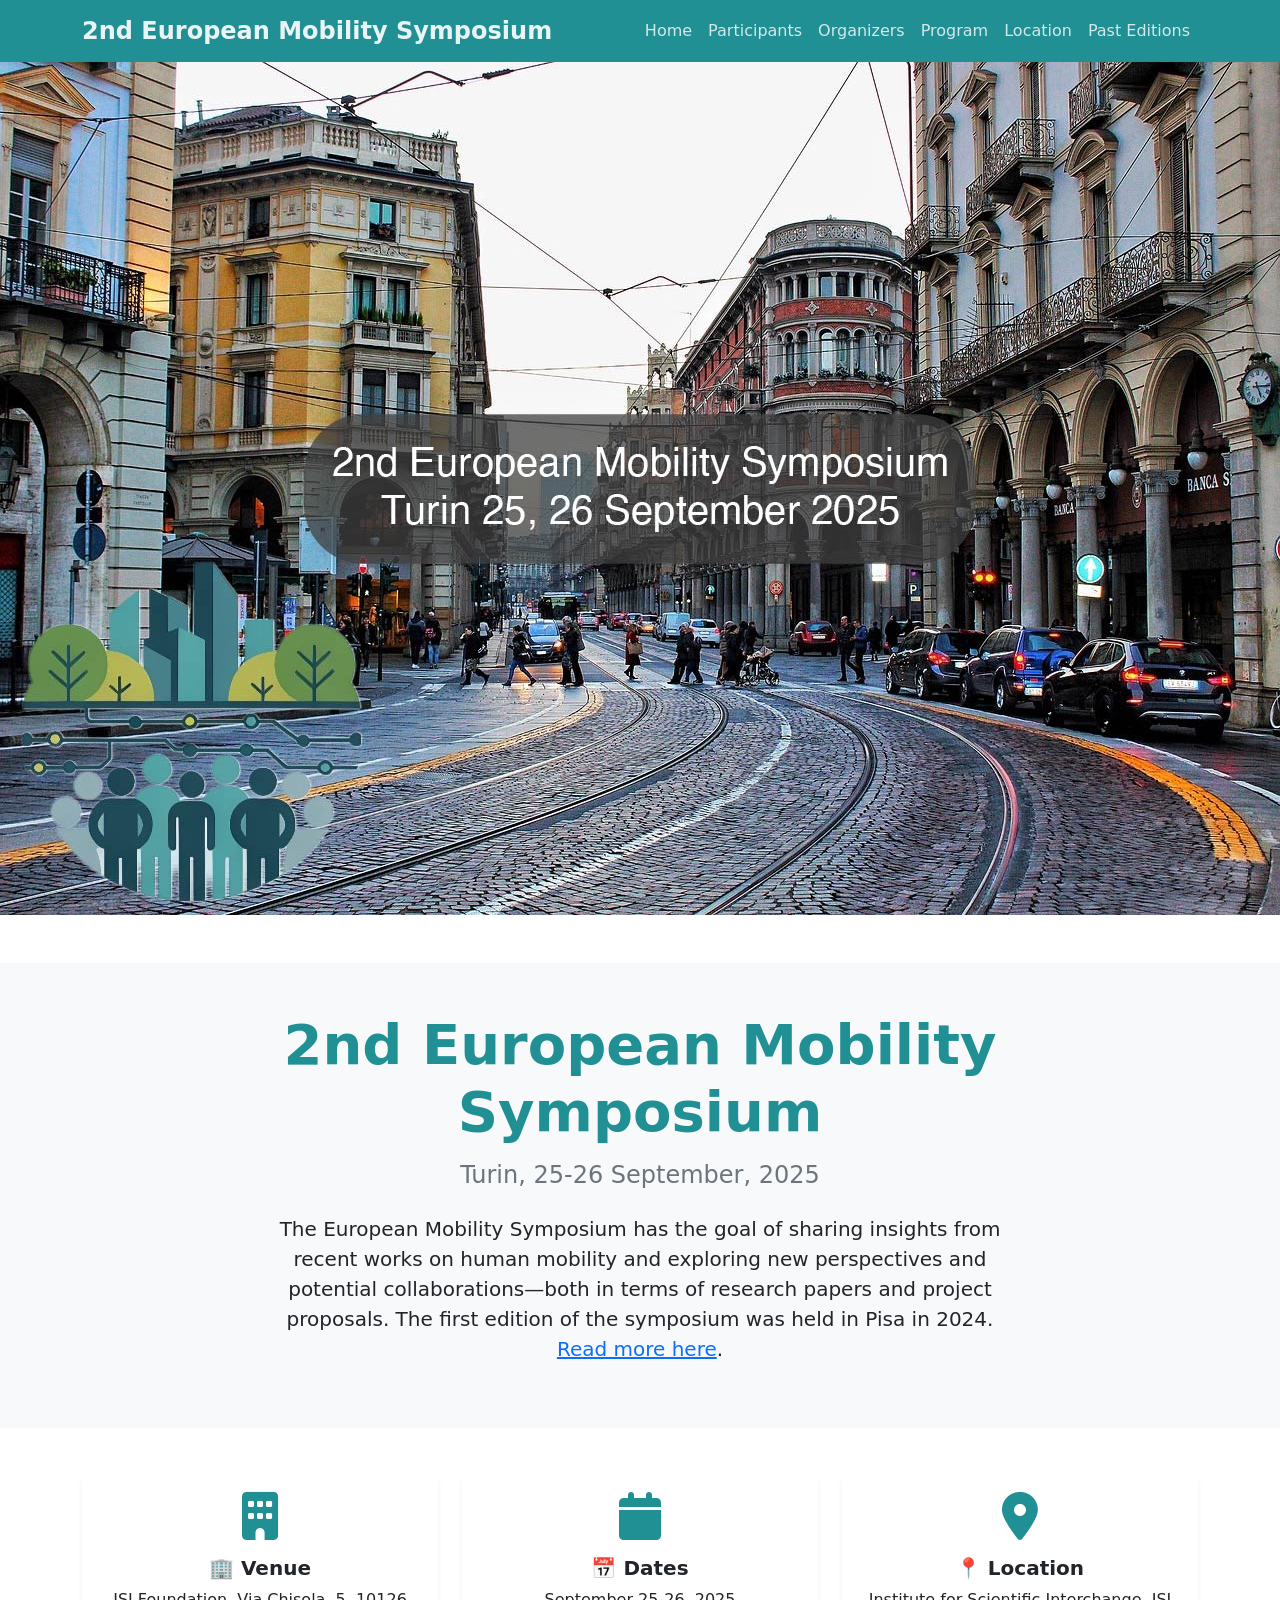
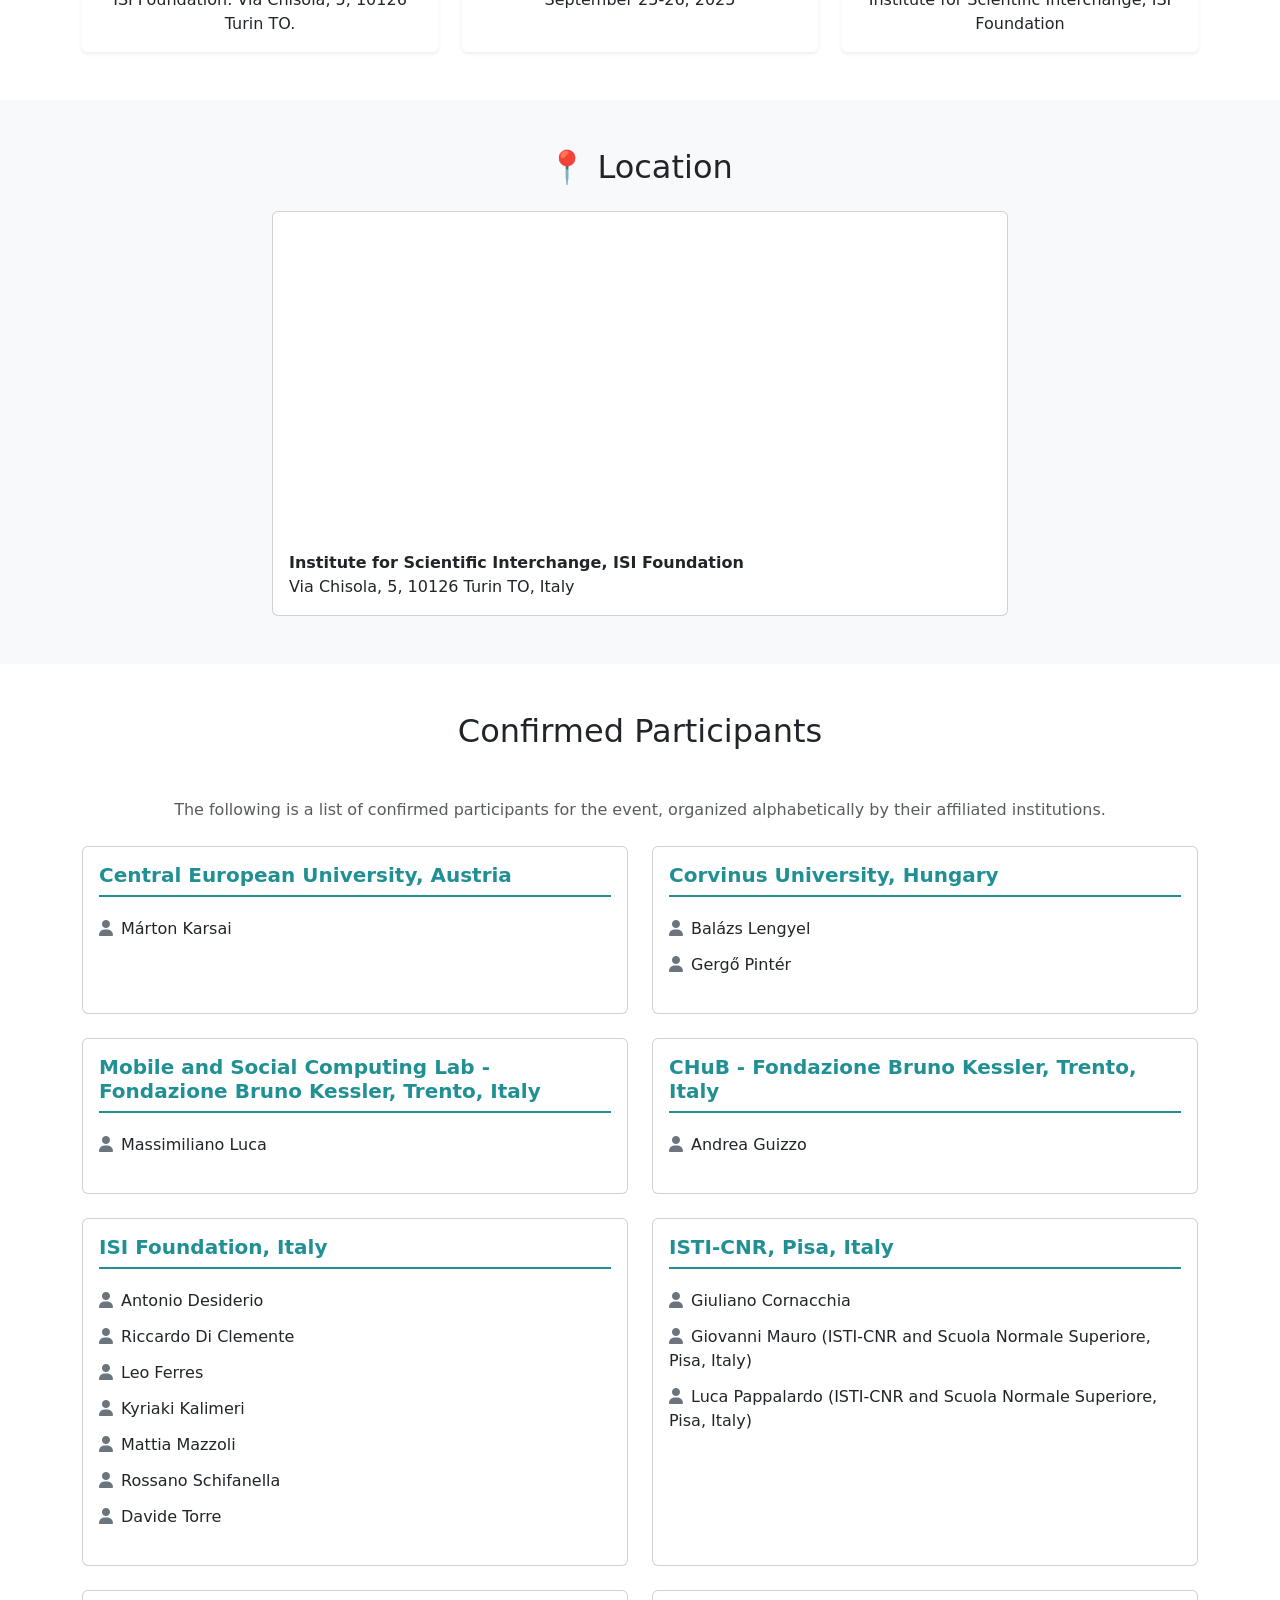
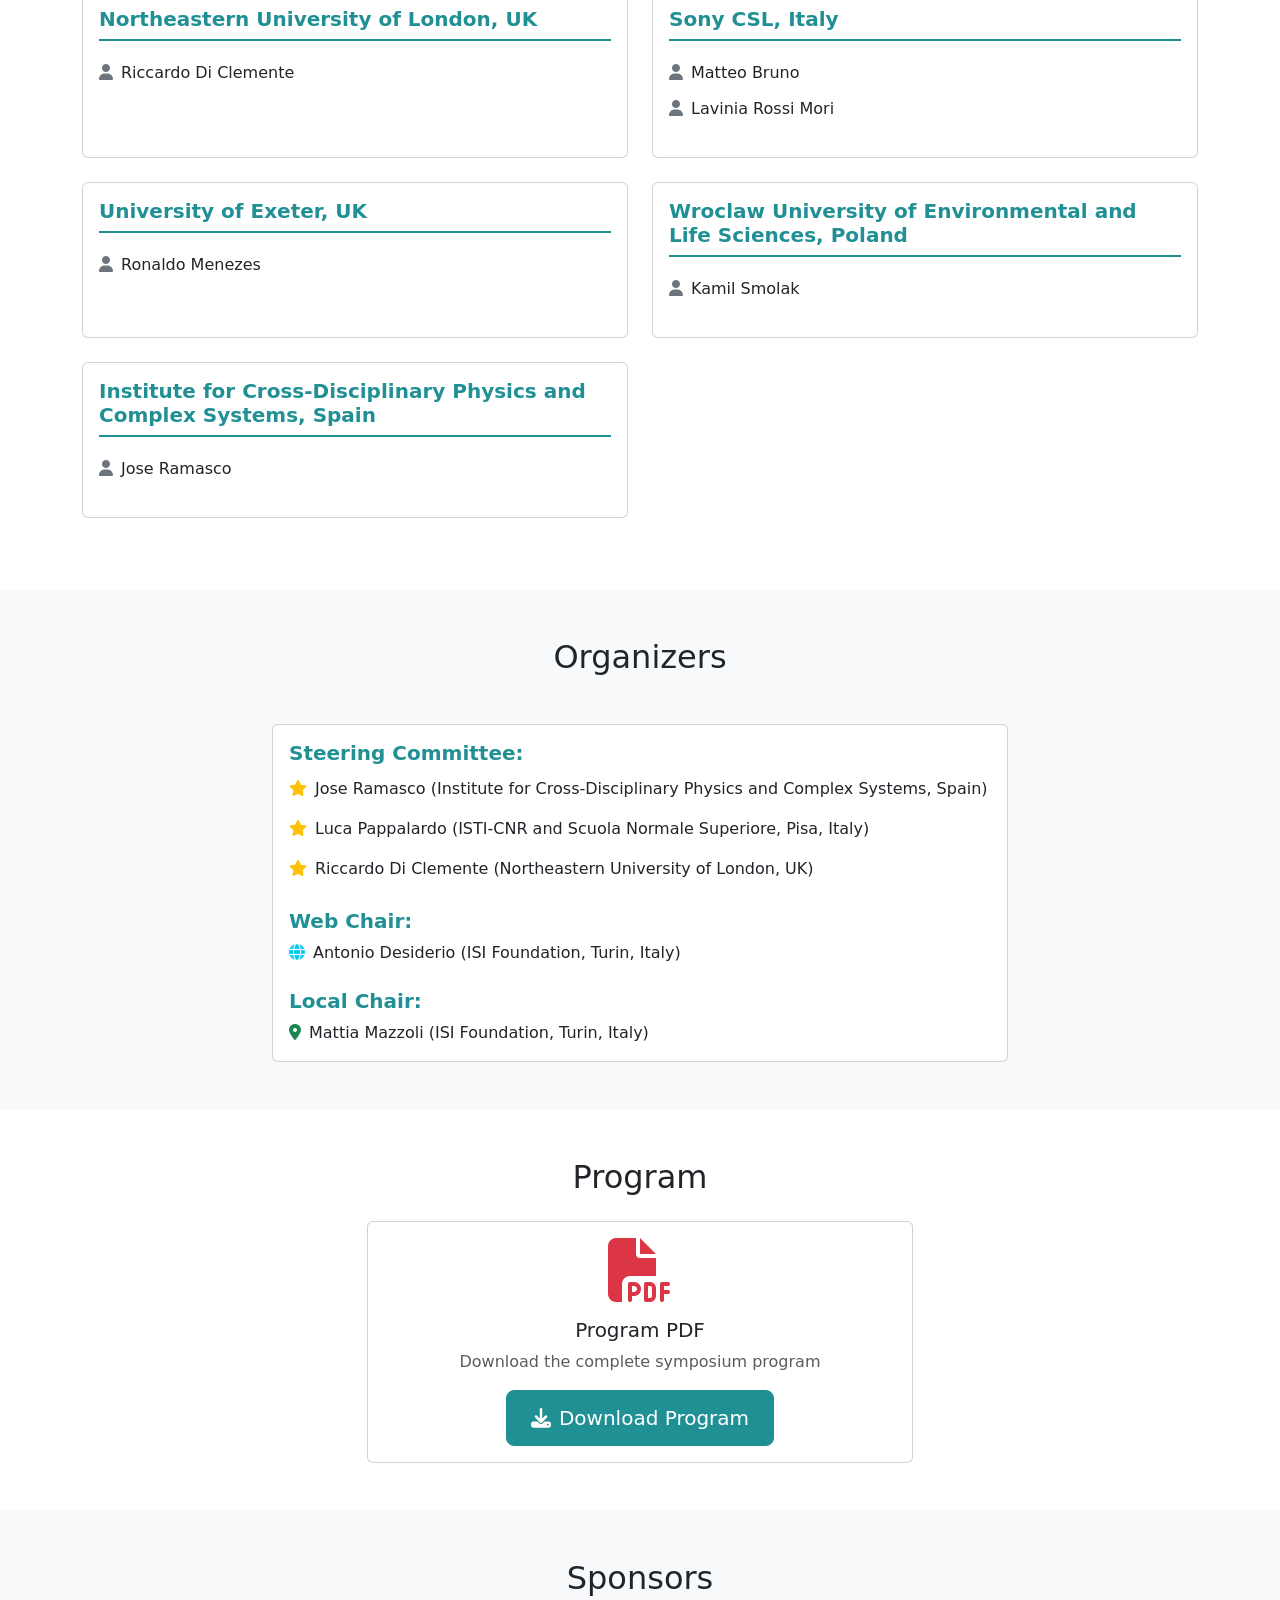
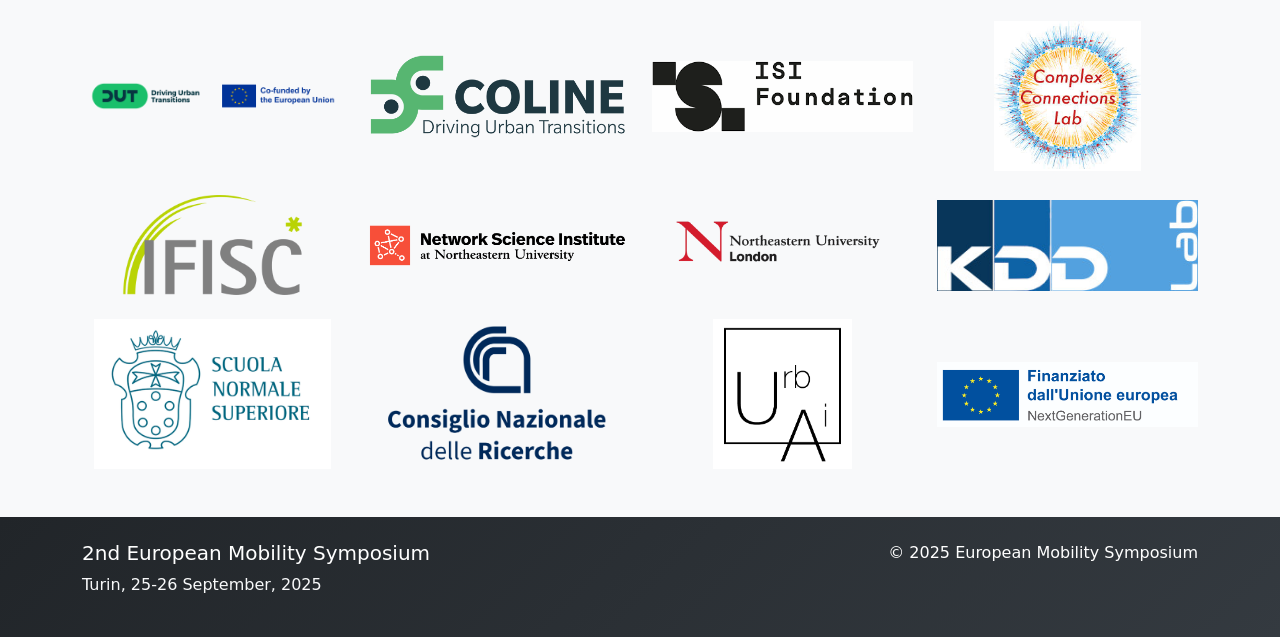
<file: symposia/2025-turin/index.html>
<!DOCTYPE html>
<html lang="en">
<head>
    <meta charset="UTF-8">
    <meta name="viewport" content="width=device-width, initial-scale=1.0">
    <title>European Mobility Symposium</title>
    <meta name="description" content="The European Mobility Symposium has the goal of sharing insights from recent works on human mobility and exploring new perspectives and potential collaborations—both in terms of research papers and project proposals.">

    <!-- Bootstrap CSS from CDN -->
    <link href="https://cdn.jsdelivr.net/npm/bootstrap@5.3.0/dist/css/bootstrap.min.css" rel="stylesheet" 
          integrity="sha384-9ndCyUaIbzAi2FUVXJi0CjmCapSmO7SnpJef0486qhLnuZ2cdeRhO02iuK6FUUVM" crossorigin="anonymous">

    <!-- Custom CSS -->
    <link href="assets/css/style.css" rel="stylesheet">

    <!-- Font Awesome for icons -->
    <link rel="stylesheet" href="https://cdnjs.cloudflare.com/ajax/libs/font-awesome/6.4.0/css/all.min.css">
</head>
<body>
    <!-- Navigation -->
    <nav class="navbar navbar-expand-lg navbar-dark bg-primary sticky-top">
        <div class="container">
            <a class="navbar-brand fw-bold" href="#welcome">2nd European Mobility Symposium</a>
            <button class="navbar-toggler" type="button" data-bs-toggle="collapse" data-bs-target="#navbarNav">
                <span class="navbar-toggler-icon"></span>
            </button>
            <div class="collapse navbar-collapse" id="navbarNav">
                <ul class="navbar-nav ms-auto">
                    <li class="nav-item">
                        <a class="nav-link" href="#welcome">Home</a>
                    </li>
                    <li class="nav-item">
                        <a class="nav-link" href="#participants">Participants</a>
                    </li>
                    <li class="nav-item">
                        <a class="nav-link" href="#organizers">Organizers</a>
                    </li>
                    <li class="nav-item">
                        <a class="nav-link" href="#program">Program</a>
                    </li>
                    <li class="nav-item">
                        <a class="nav-link" href="#location">Location</a>
                    </li>
                    <li class="nav-item">
                        <a class="nav-link" 
                        href="../2024-pisa/index.html">
                        Past Editions
                        </a>
                    </li>
                </ul>
            </div>
        </div>
    </nav>
    <header class="mb-5">
        <img src="assets/images/torino.jpg" class="img-fluid w-100" alt="Conference banner">
    </header>
    <!-- Hero Section -->
    <section id="welcome" class="bg-light py-5">
        <div class="container">
            <div class="row">
                <div class="col-lg-8 mx-auto text-center">
                    <h1 class="display-4 fw-bold text-primary mb-3">2nd European Mobility Symposium</h1>
                    <h2 class="h4 text-secondary mb-4">Turin, 25-26 September, 2025</h2>
                    <p class="lead">The European Mobility Symposium has the goal of sharing insights from recent works on human mobility and exploring new perspectives and potential collaborations—both in terms of research papers and project proposals. The first edition of the symposium was held in Pisa in 2024. <a href="../2024-pisa/index.html">Read more here</a>.</p>
                </div>
            </div>
        </div>
    </section>

    <!-- Event Details -->
    <section class="py-5">
        <div class="container">
            <div class="row g-4">
                <div class="col-md-4">
                    <div class="card h-100 border-0 shadow-sm">
                        <div class="card-body text-center">
                            <i class="fas fa-building fa-3x text-primary mb-3"></i>
                            <h5 class="fw-bold">🏢 Venue</h5>
                            <p class="card-text">ISI Foundation. Via Chisola, 5, 10126 Turin TO.</p>
                        </div>
                    </div>
                </div>
                <div class="col-md-4">
                    <div class="card h-100 border-0 shadow-sm">
                        <div class="card-body text-center">
                            <i class="fas fa-calendar fa-3x text-primary mb-3"></i>
                            <h5 class="fw-bold">📅 Dates</h5>
                            <p class="card-text">September 25-26, 2025</p>
                        </div>
                    </div>
                </div>
                <div class="col-md-4">
                    <div class="card h-100 border-0 shadow-sm">
                        <div class="card-body text-center">
                            <i class="fas fa-map-marker-alt fa-3x text-primary mb-3"></i>
                            <h5 class="fw-bold">📍 Location</h5>
                            <p class="card-text">Institute for Scientific Interchange, ISI Foundation</p>
                        </div>
                    </div>
                </div>
            </div>
        </div>
    </section>

    <!-- Location Map -->
    <section id="location" class="py-5 bg-light">
        <div class="container">
            <div class="row">
                <div class="col-lg-8 mx-auto">
                    <h2 class="text-center mb-4">📍 Location</h2>
                    <div class="card">
                        <div class="card-body">
                            <div class="embed-responsive embed-responsive-16by9">
                                <iframe 
                                    src="https://www.google.com/maps/embed?pb=!1m18!1m12!1m3!1d5592.000896215472!2d7.6662397!3d45.0407905!2m3!1f0!2f0!3f0!3m2!1i1024!2i768!4f13.1!3m3!1m2!1s0x478812b5679d1425%3A0x14b56e0f778dac51!2sVia%20Chisola%2C%205%2C%2010126%20Torino%20TO!5e0!3m2!1sit!2sit!4vXXXXXXXXXX"
                                    width="100%" 
                                    height="300" 
                                    style="border:0;" 
                                    allowfullscreen="" 
                                    loading="lazy">
                                </iframe>
                            </div>
                            <div class="mt-3">
                                <strong>Institute for Scientific Interchange, ISI Foundation</strong><br>
                                Via Chisola, 5, 10126 Turin TO, Italy
                            </div>
                        </div>
                    </div>
                </div>
            </div>
        </div>
    </section>

    <!-- Confirmed Participants -->
    <section id="participants" class="py-5">
        <div class="container">
            <h2 class="text-center mb-5">Confirmed Participants</h2>
            <p class="text-center text-muted mb-4">
                The following is a list of confirmed participants for the event, organized alphabetically by their affiliated institutions.
            </p>
            <div class="row">
                
                <div class="col-lg-6 mb-4">
                    <div class="card h-100">
                        <div class="card-body">
                            <h5 class="card-title text-primary fw-bold">Central European University, Austria</h5>
                            <ul class="list-unstyled">
                                
                                <li class="mb-1">
                                    <i class="fas fa-user text-secondary me-2"></i>Márton Karsai
                                </li>
                                
                            </ul>
                        </div>
                    </div>
                </div>
                
                <div class="col-lg-6 mb-4">
                    <div class="card h-100">
                        <div class="card-body">
                            <h5 class="card-title text-primary fw-bold">Corvinus University, Hungary</h5>
                            <ul class="list-unstyled">
                                
                                <li class="mb-1">
                                    <i class="fas fa-user text-secondary me-2"></i>Balázs Lengyel
                                </li>
                                
                                <li class="mb-1">
                                    <i class="fas fa-user text-secondary me-2"></i>Gergő Pintér
                                </li>
                                
                            </ul>
                        </div>
                    </div>
                </div>
                
                <div class="col-lg-6 mb-4">
                    <div class="card h-100">
                        <div class="card-body">
                            <h5 class="card-title text-primary fw-bold">Mobile and Social Computing Lab - Fondazione Bruno Kessler, Trento, Italy</h5>
                            <ul class="list-unstyled">
                                
                                <li class="mb-1">
                                    <i class="fas fa-user text-secondary me-2"></i>Massimiliano Luca
                                </li>
                                
                            </ul>
                        </div>
                    </div>
                </div>
                
                <div class="col-lg-6 mb-4">
                    <div class="card h-100">
                        <div class="card-body">
                            <h5 class="card-title text-primary fw-bold">CHuB - Fondazione Bruno Kessler, Trento, Italy</h5>
                            <ul class="list-unstyled">
                                
                                <li class="mb-1">
                                    <i class="fas fa-user text-secondary me-2"></i>Andrea Guizzo
                                </li>
                                
                            </ul>
                        </div>
                    </div>
                </div>
                
                <div class="col-lg-6 mb-4">
                    <div class="card h-100">
                        <div class="card-body">
                            <h5 class="card-title text-primary fw-bold">ISI Foundation, Italy</h5>
                            <ul class="list-unstyled">
                                
                                <li class="mb-1">
                                    <i class="fas fa-user text-secondary me-2"></i>Antonio Desiderio
                                </li>
                                
                                <li class="mb-1">
                                    <i class="fas fa-user text-secondary me-2"></i>Riccardo Di Clemente
                                </li>
                                
                                <li class="mb-1">
                                    <i class="fas fa-user text-secondary me-2"></i>Leo Ferres
                                </li>
                                
                                <li class="mb-1">
                                    <i class="fas fa-user text-secondary me-2"></i>Kyriaki Kalimeri
                                </li>
                                
                                <li class="mb-1">
                                    <i class="fas fa-user text-secondary me-2"></i>Mattia Mazzoli
                                </li>
                                
                                <li class="mb-1">
                                    <i class="fas fa-user text-secondary me-2"></i>Rossano Schifanella
                                </li>
                                
                                <li class="mb-1">
                                    <i class="fas fa-user text-secondary me-2"></i>Davide Torre
                                </li>
                                
                            </ul>
                        </div>
                    </div>
                </div>
                
                <div class="col-lg-6 mb-4">
                    <div class="card h-100">
                        <div class="card-body">
                            <h5 class="card-title text-primary fw-bold">ISTI-CNR, Pisa, Italy</h5>
                            <ul class="list-unstyled">
                                
                                <li class="mb-1">
                                    <i class="fas fa-user text-secondary me-2"></i>Giuliano Cornacchia
                                </li>
                                
                                <li class="mb-1">
                                    <i class="fas fa-user text-secondary me-2"></i>Giovanni Mauro (ISTI-CNR and Scuola Normale Superiore, Pisa, Italy)
                                </li>
                                
                                <li class="mb-1">
                                    <i class="fas fa-user text-secondary me-2"></i>Luca Pappalardo (ISTI-CNR and Scuola Normale Superiore, Pisa, Italy)
                                </li>
                                
                            </ul>
                        </div>
                    </div>
                </div>
                
                <div class="col-lg-6 mb-4">
                    <div class="card h-100">
                        <div class="card-body">
                            <h5 class="card-title text-primary fw-bold">Northeastern University of London, UK</h5>
                            <ul class="list-unstyled">
                                
                                <li class="mb-1">
                                    <i class="fas fa-user text-secondary me-2"></i>Riccardo Di Clemente
                                </li>
                                
                            </ul>
                        </div>
                    </div>
                </div>
                
                <div class="col-lg-6 mb-4">
                    <div class="card h-100">
                        <div class="card-body">
                            <h5 class="card-title text-primary fw-bold">Sony CSL, Italy</h5>
                            <ul class="list-unstyled">
                                
                                <li class="mb-1">
                                    <i class="fas fa-user text-secondary me-2"></i>Matteo Bruno
                                </li>
                                
                                <li class="mb-1">
                                    <i class="fas fa-user text-secondary me-2"></i>Lavinia Rossi Mori
                                </li>
                                
                            </ul>
                        </div>
                    </div>
                </div>
                
                <div class="col-lg-6 mb-4">
                    <div class="card h-100">
                        <div class="card-body">
                            <h5 class="card-title text-primary fw-bold">University of Exeter, UK</h5>
                            <ul class="list-unstyled">
                                
                                <li class="mb-1">
                                    <i class="fas fa-user text-secondary me-2"></i>Ronaldo Menezes
                                </li>
                                
                            </ul>
                        </div>
                    </div>
                </div>
                
                <div class="col-lg-6 mb-4">
                    <div class="card h-100">
                        <div class="card-body">
                            <h5 class="card-title text-primary fw-bold">Wroclaw University of Environmental and Life Sciences, Poland</h5>
                            <ul class="list-unstyled">
                                
                                <li class="mb-1">
                                    <i class="fas fa-user text-secondary me-2"></i>Kamil Smolak
                                </li>
                                
                            </ul>
                        </div>
                    </div>
                </div>
                
                <div class="col-lg-6 mb-4">
                    <div class="card h-100">
                        <div class="card-body">
                            <h5 class="card-title text-primary fw-bold">Institute for Cross-Disciplinary Physics and Complex Systems, Spain</h5>
                            <ul class="list-unstyled">
                                
                                <li class="mb-1">
                                    <i class="fas fa-user text-secondary me-2"></i>Jose Ramasco
                                </li>
                                
                            </ul>
                        </div>
                    </div>
                </div>
                
            </div>
        </div>
    </section>

    <!-- Organizers -->
    <section id="organizers" class="py-5 bg-light">
        <div class="container">
            <h2 class="text-center mb-5">Organizers</h2>
            <div class="row">
                <div class="col-lg-8 mx-auto">
                    <div class="card">
                        <div class="card-body">
                            <div class="mb-4">
                                <h5 class="fw-bold text-primary">Steering Committee:</h5>
                                <ul class="list-unstyled">
                                    
                                    <li class="mb-2">
                                        <i class="fas fa-star text-warning me-2"></i>Jose Ramasco (Institute for Cross-Disciplinary Physics and Complex Systems, Spain)
                                    </li>
                                    
                                    <li class="mb-2">
                                        <i class="fas fa-star text-warning me-2"></i>Luca Pappalardo (ISTI-CNR and Scuola Normale Superiore, Pisa, Italy)
                                    </li>
                                    
                                    <li class="mb-2">
                                        <i class="fas fa-star text-warning me-2"></i>Riccardo Di Clemente (Northeastern University of London, UK)
                                    </li>
                                    
                                </ul>
                            </div>

                            <div class="mb-4">
                                <h5 class="fw-bold text-primary">Web Chair:</h5>
                                <p class="mb-0">
                                    <i class="fas fa-globe text-info me-2"></i>Antonio Desiderio (ISI Foundation, Turin, Italy)
                                </p>
                            </div>

                            <div>
                                <h5 class="fw-bold text-primary">Local Chair:</h5>
                                <p class="mb-0">
                                    <i class="fas fa-map-marker-alt text-success me-2"></i>Mattia Mazzoli (ISI Foundation, Turin, Italy)
                                </p>
                            </div>
                        </div>
                    </div>
                </div>
            </div>
        </div>
    </section>

    <!-- Program -->
    <section id="program" class="py-5">
        <div class="container">
            <div class="row">
                <div class="col-lg-6 mx-auto text-center">
                    <h2 class="mb-4">Program</h2>
                    <div class="card">
                        <div class="card-body">
                            <i class="fas fa-file-pdf fa-4x text-danger mb-3"></i>
                            <h5>Program PDF</h5>
                            <p class="text-muted">Download the complete symposium program</p>
                            <a href="assets/program1.pdf" class="btn btn-primary btn-lg" target="_blank">
                                <i class="fas fa-download me-2"></i>Download Program
                            </a>
                        </div>
                    </div>
                </div>
            </div>
        </div>
    </section>

    <section id="sponsors" class="py-5 bg-light">
        <div class="container">
            <h2 class="text-center mb-4">Sponsors</h2>
            <div class="row row-cols-2 row-cols-md-4 g-4">
            
            <div class="col text-center">
                <a href="https://dutpartnership.eu" target="_blank" rel="noopener">
                <img src="assets/images/sponsors/dut.png" class="img-fluid sponsor-logo"
                    alt="DUT logo">
                </a>
            </div>
            
            <div class="col text-center">
                <a href="https://www.dut-coline.org" target="_blank" rel="noopener">
                <img src="assets/images/sponsors/coline.png" class="img-fluid sponsor-logo"
                    alt="COLINE logo">
                </a>
            </div>
            
            <div class="col text-center">
                <a href="https://www.isi.it" target="_blank" rel="noopener">
                <img src="assets/images/sponsors/isi.png" class="img-fluid sponsor-logo"
                    alt="ISI logo">
                </a>
            </div>
            
            <div class="col text-center">
                <a href="https://riccardodiclemente.com/complex_connections_lab.html" target="_blank" rel="noopener">
                <img src="assets/images/sponsors/ccl.jpeg" class="img-fluid sponsor-logo"
                    alt="CCL logo">
                </a>
            </div>
            
            <div class="col text-center">
                <a href="https://ifisc.uib-csic.es/en/" target="_blank" rel="noopener">
                <img src="assets/images/sponsors/ifisc.png" class="img-fluid sponsor-logo"
                    alt="IFISC logo">
                </a>
            </div>
            
            <div class="col text-center">
                <a href="https://www.networkscienceinstitute.org" target="_blank" rel="noopener">
                <img src="assets/images/sponsors/netsi.png" class="img-fluid sponsor-logo"
                    alt="NETSI logo">
                </a>
            </div>
            
            <div class="col text-center">
                <a href="https://www.nulondon.ac.uk/research/network-science/" target="_blank" rel="noopener">
                <img src="assets/images/sponsors/nul.png" class="img-fluid sponsor-logo"
                    alt="NUL logo">
                </a>
            </div>
            
            <div class="col text-center">
                <a href="https://kdd.isti.cnr.it" target="_blank" rel="noopener">
                <img src="assets/images/sponsors/kdd.jpg" class="img-fluid sponsor-logo"
                    alt="KDD logo">
                </a>
            </div>
            
            <div class="col text-center">
                <a href="https://www.sns.it/" target="_blank" rel="noopener">
                <img src="assets/images/sponsors/sns.png" class="img-fluid sponsor-logo"
                    alt="SNS logo">
                </a>
            </div>
            
            <div class="col text-center">
                <a href="https://www.isti.cnr.it/it/" target="_blank" rel="noopener">
                <img src="assets/images/sponsors/cnr.png" class="img-fluid sponsor-logo"
                    alt="CNR logo">
                </a>
            </div>
            
            <div class="col text-center">
                <a href="https://www.isti.cnr.it/en/research/project-detail/14561/URBAI_Urban_Artificial_Intelligence" target="_blank" rel="noopener">
                <img src="assets/images/sponsors/urbai.png" class="img-fluid sponsor-logo"
                    alt="Urbai logo">
                </a>
            </div>
            
            <div class="col text-center">
                <a href="https://www.isti.cnr.it/en/research/project-detail/14561/URBAI_Urban_Artificial_Intelligence" target="_blank" rel="noopener">
                <img src="assets/images/sponsors/it_eu.jpg" class="img-fluid sponsor-logo"
                    alt="UrbaiIt logo">
                </a>
            </div>
            
            
            </div>
        </div>
    </section>
    <!-- Sponsors -->

    <!-- Footer -->
    <footer class="bg-dark text-white py-4">
        <div class="container">
            <div class="row">
                <div class="col-md-6">
                    <h5>2nd European Mobility Symposium</h5>
                    <p class="text-light">Turin, 25-26 September, 2025</p>
                </div>
                <div class="col-md-6 text-md-end">
                    <p class="mb-0">&copy; 2025 European Mobility Symposium</p>
                </div>
            </div>
        </div>
    </footer>

    <!-- Bootstrap JS from CDN -->
    <script src="https://cdn.jsdelivr.net/npm/bootstrap@5.3.0/dist/js/bootstrap.bundle.min.js" 
            integrity="sha384-geWF76RCwLtnZ8qwWowPQNguL3RmwHVBC9FhGdlKrxdiJJigb/j/68SIy3Te4Bkz" crossorigin="anonymous"></script>

    <!-- Custom JS -->
    <script src="assets/js/main.js"></script>
</body>
</html>
</file>
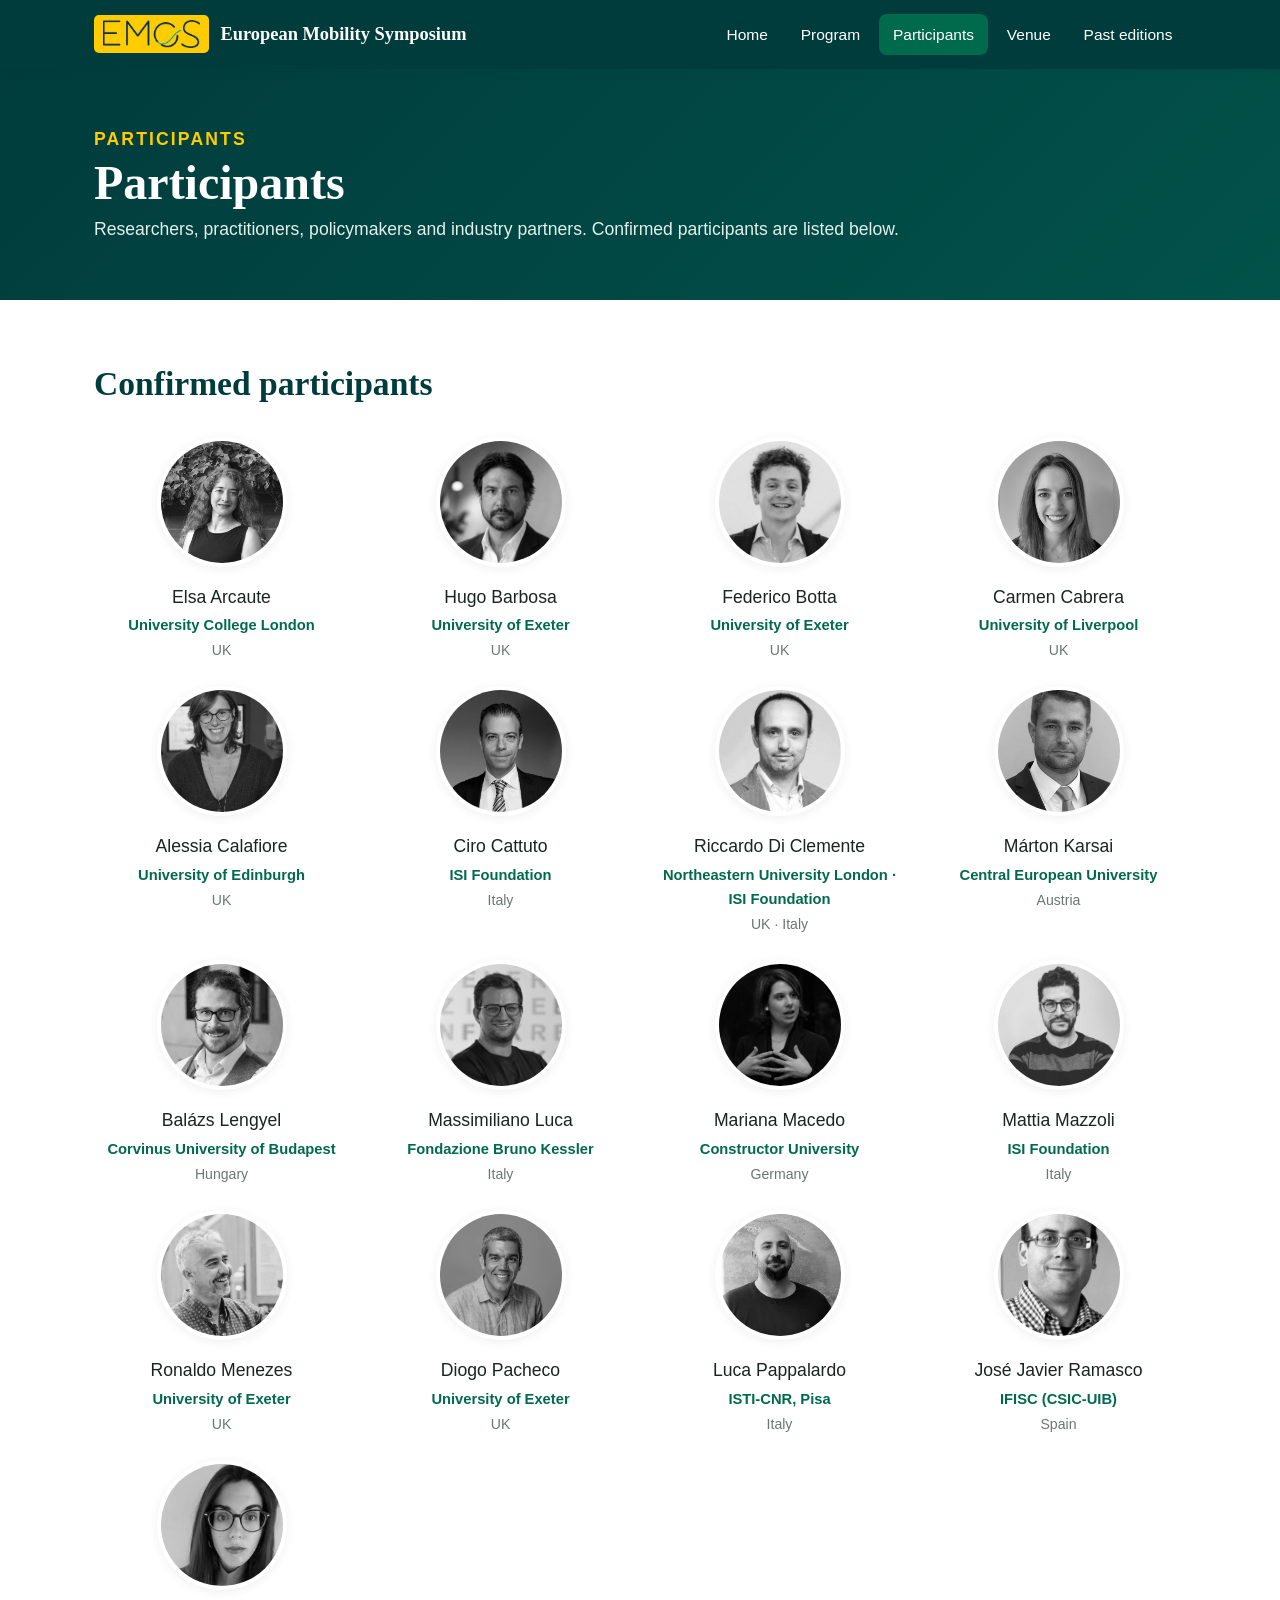
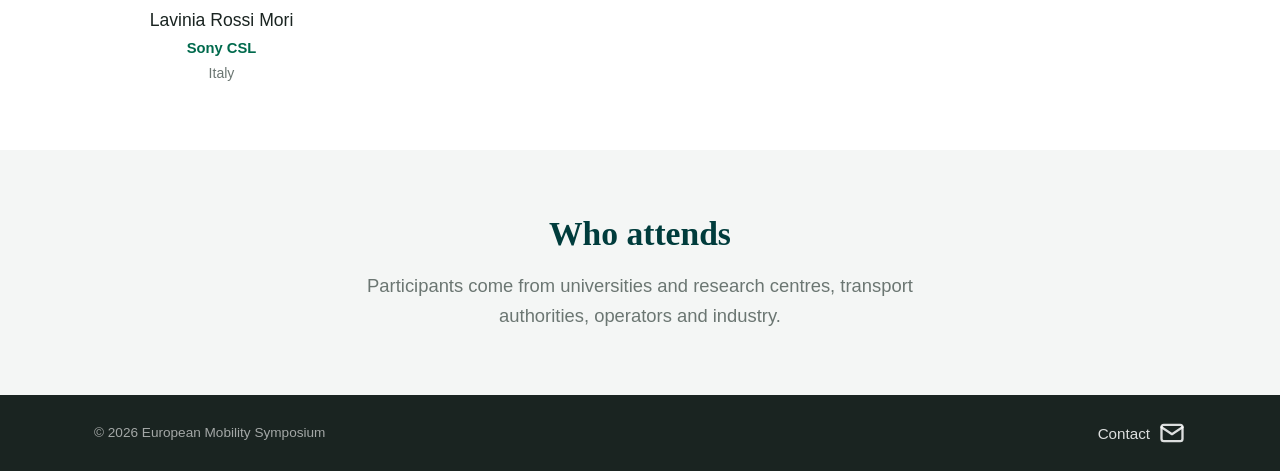
<file: symposia/2026-exeter/participants.html>
<!DOCTYPE html>
<html lang="en">
<head>
  <meta charset="UTF-8" />
  <meta name="viewport" content="width=device-width, initial-scale=1.0" />
  <title>Participants &middot; European Mobility Symposium</title>
  <meta name="description" content="Participants joining the European Mobility Symposium." />
  <link rel="icon" type="image/svg+xml" href="favicon.svg" />
  <link rel="icon" type="image/png" sizes="32x32" href="favicon-32x32.png" />
  <link rel="icon" type="image/png" sizes="16x16" href="favicon-16x16.png" />
  <link rel="apple-touch-icon" href="apple-touch-icon.png" />
  <link rel="stylesheet" href="styles.css" />
</head>
<body>
  <a class="sr-only" href="#main">Skip to content</a>

  <header class="site-header">
    <nav class="nav" aria-label="Primary">
      <a class="nav__brand" href="index.html">
        <span class="nav__logo"><img src="logos/EMoSSimple.png" alt="" /></span>
        <span>European Mobility Symposium</span>
      </a>
      <button class="nav__toggle" aria-expanded="false" aria-controls="nav-links" aria-label="Toggle navigation">&#9776;</button>
      <ul class="nav__links" id="nav-links">
        <li><a href="index.html">Home</a></li>
        <li><a href="program.html">Program</a></li>
        <li><a href="participants.html" class="is-active">Participants</a></li>
        <li><a href="venue.html">Venue</a></li>
        <li><a href="past-editions.html">Past editions</a></li>
      </ul>
    </nav>
  </header>

  <main id="main">
    <section class="page-head">
      <div class="container">
        <p class="eyebrow">Participants</p>
        <h1>Participants</h1>
        <p>Researchers, practitioners, policymakers and industry partners. Confirmed participants are listed below.</p>
      </div>
    </section>

    <section class="section">
      <div class="container">
        <h2>Confirmed participants</h2>
        <div class="grid grid--3" style="margin-top: 2rem;">
          <article class="person">
            <img class="person__photo" src="photos/elsa.jpg" alt="Elsa Arcaute" loading="lazy" />
            <p class="person__name">Elsa Arcaute</p>
            <p class="person__role">University College London</p>
            <p class="person__org">UK</p>
          </article>
          <article class="person">
            <img class="person__photo" src="photos/Hugo.jpeg" alt="Hugo Barbosa" loading="lazy" />
            <p class="person__name">Hugo Barbosa</p>
            <p class="person__role">University of Exeter</p>
            <p class="person__org">UK</p>
          </article>
          <article class="person">
            <img class="person__photo" src="photos/federico.jpeg" alt="Federico Botta" loading="lazy" />
            <p class="person__name">Federico Botta</p>
            <p class="person__role">University of Exeter</p>
            <p class="person__org">UK</p>
          </article>
          <article class="person">
            <img class="person__photo" src="photos/Carmen.jpg" alt="Carmen Cabrera" loading="lazy" />
            <p class="person__name">Carmen Cabrera</p>
            <p class="person__role">University of Liverpool</p>
            <p class="person__org">UK</p>
          </article>
          <article class="person">
            <img class="person__photo" src="photos/Alessia.jpg" alt="Alessia Calafiore" loading="lazy" />
            <p class="person__name">Alessia Calafiore</p>
            <p class="person__role">University of Edinburgh</p>
            <p class="person__org">UK</p>
          </article>
          <article class="person">
            <img class="person__photo" src="photos/Ciro.webp" alt="Ciro Cattuto" loading="lazy" />
            <p class="person__name">Ciro Cattuto</p>
            <p class="person__role">ISI Foundation</p>
            <p class="person__org">Italy</p>
          </article>
          <article class="person">
            <img class="person__photo" src="photos/riccardo.jpeg" alt="Riccardo Di Clemente" loading="lazy" />
            <p class="person__name">Riccardo Di Clemente</p>
            <p class="person__role">Northeastern University London · ISI Foundation</p>
            <p class="person__org">UK · Italy</p>
          </article>
          <article class="person">
            <img class="person__photo" src="photos/Marton.jpeg" alt="Márton Karsai" loading="lazy" />
            <p class="person__name">Márton Karsai</p>
            <p class="person__role">Central European University</p>
            <p class="person__org">Austria</p>
          </article>
          <article class="person">
            <img class="person__photo" src="photos/Balazs.jpg" alt="Balázs Lengyel" loading="lazy" />
            <p class="person__name">Balázs Lengyel</p>
            <p class="person__role">Corvinus University of Budapest</p>
            <p class="person__org">Hungary</p>
          </article>
          <article class="person">
            <img class="person__photo" src="photos/Massimiliano.jpg" alt="Massimiliano Luca" loading="lazy" />
            <p class="person__name">Massimiliano Luca</p>
            <p class="person__role">Fondazione Bruno Kessler</p>
            <p class="person__org">Italy</p>
          </article>
          <article class="person">
            <img class="person__photo" src="photos/mariana.jpg" alt="Mariana Macedo" loading="lazy" />
            <p class="person__name">Mariana Macedo</p>
            <p class="person__role">Constructor University</p>
            <p class="person__org">Germany</p>
          </article>
          <article class="person">
            <img class="person__photo" src="photos/Mattia.jpg" alt="Mattia Mazzoli" loading="lazy" />
            <p class="person__name">Mattia Mazzoli</p>
            <p class="person__role">ISI Foundation</p>
            <p class="person__org">Italy</p>
          </article>
          <article class="person">
            <img class="person__photo" src="photos/ronaldo.jpeg" alt="Ronaldo Menezes" loading="lazy" />
            <p class="person__name">Ronaldo Menezes</p>
            <p class="person__role">University of Exeter</p>
            <p class="person__org">UK</p>
          </article>
          <article class="person">
            <img class="person__photo" src="photos/Diogo.jpeg" alt="Diogo Pacheco" loading="lazy" />
            <p class="person__name">Diogo Pacheco</p>
            <p class="person__role">University of Exeter</p>
            <p class="person__org">UK</p>
          </article>
          <article class="person">
            <img class="person__photo" src="photos/luca.jpeg" alt="Luca Pappalardo" loading="lazy" />
            <p class="person__name">Luca Pappalardo</p>
            <p class="person__role">ISTI-CNR, Pisa</p>
            <p class="person__org">Italy</p>
          </article>
          <article class="person">
            <img class="person__photo" src="photos/Ramasco.png" alt="José Javier Ramasco" loading="lazy" />
            <p class="person__name">José Javier Ramasco</p>
            <p class="person__role">IFISC (CSIC-UIB)</p>
            <p class="person__org">Spain</p>
          </article>
          <article class="person">
            <img class="person__photo" src="photos/LaviniaRossiMori.jpg" alt="Lavinia Rossi Mori" loading="lazy" />
            <p class="person__name">Lavinia Rossi Mori</p>
            <p class="person__role">Sony CSL</p>
            <p class="person__org">Italy</p>
          </article>
        </div>
      </div>
    </section>

    <section class="section section--tint">
      <div class="container text-center">
        <h2>Who attends</h2>
        <p class="lead" style="margin: 0 auto;">Participants come from universities and research centres, transport authorities, operators and industry.</p>
      </div>
    </section>
  </main>

  <footer class="site-footer">
    <div class="container footer-row">
      <p class="footer-copy">&copy; 2026 European Mobility Symposium</p>
      <a href="#" class="footer-email" onclick="return emailUs(event)" aria-label="Email the symposium team">
        <span>Contact</span>
        <svg width="28" height="28" viewBox="0 0 24 24" fill="none" stroke="currentColor" stroke-width="2" stroke-linecap="round" stroke-linejoin="round" aria-hidden="true">
          <rect x="3" y="5" width="18" height="14" rx="2"></rect>
          <path d="m3 7 9 6 9-6"></path>
        </svg>
      </a>
    </div>
  </footer>

  <script>
    function emailUs(e) {
      if (e) e.preventDefault();
      var user = 'ems';
      var domain = 'biocomplexlab.org';
      window.location.href = 'mailto:' + user + String.fromCharCode(64) + domain;
      return false;
    }
    (function () {
      var toggle = document.querySelector('.nav__toggle');
      var links = document.getElementById('nav-links');
      if (toggle && links) {
        toggle.addEventListener('click', function () {
          var open = links.classList.toggle('is-open');
          toggle.setAttribute('aria-expanded', open ? 'true' : 'false');
        });
      }
    })();
  </script>
</body>
</html>
</file>
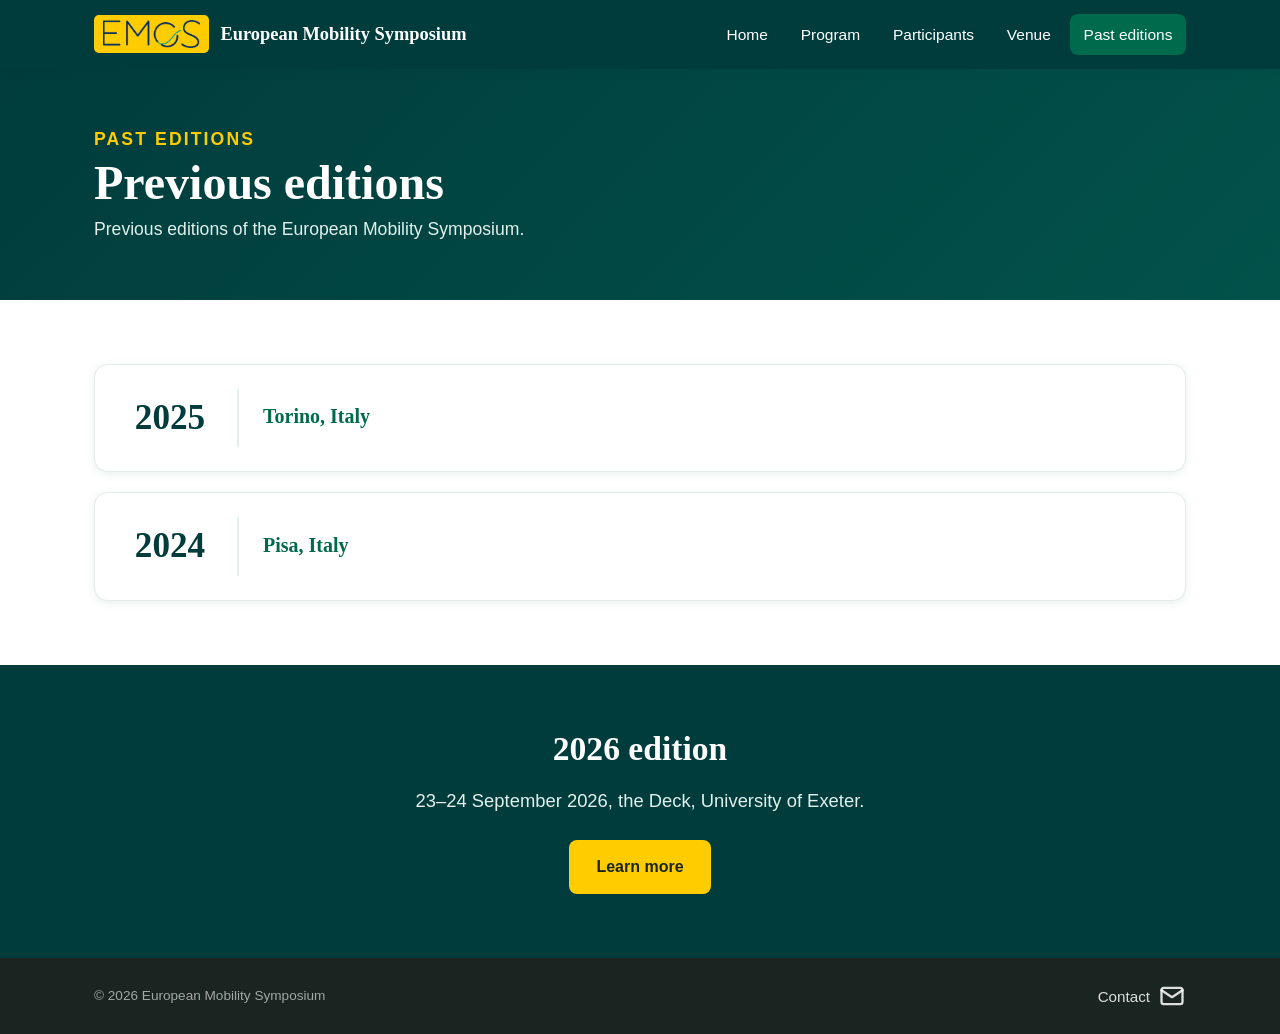
<file: symposia/2026-exeter/past-editions.html>
<!DOCTYPE html>
<html lang="en">
<head>
  <meta charset="UTF-8" />
  <meta name="viewport" content="width=device-width, initial-scale=1.0" />
  <title>Past editions &middot; European Mobility Symposium</title>
  <meta name="description" content="A look back at previous editions of the European Mobility Symposium." />
  <link rel="icon" type="image/svg+xml" href="favicon.svg" />
  <link rel="icon" type="image/png" sizes="32x32" href="favicon-32x32.png" />
  <link rel="icon" type="image/png" sizes="16x16" href="favicon-16x16.png" />
  <link rel="apple-touch-icon" href="apple-touch-icon.png" />
  <link rel="stylesheet" href="styles.css" />
</head>
<body>
  <a class="sr-only" href="#main">Skip to content</a>

  <header class="site-header">
    <nav class="nav" aria-label="Primary">
      <a class="nav__brand" href="index.html">
        <span class="nav__logo"><img src="logos/EMoSSimple.png" alt="" /></span>
        <span>European Mobility Symposium</span>
      </a>
      <button class="nav__toggle" aria-expanded="false" aria-controls="nav-links" aria-label="Toggle navigation">&#9776;</button>
      <ul class="nav__links" id="nav-links">
        <li><a href="index.html">Home</a></li>
        <li><a href="program.html">Program</a></li>
        <li><a href="participants.html">Participants</a></li>
        <li><a href="venue.html">Venue</a></li>
        <li><a href="past-editions.html" class="is-active">Past editions</a></li>
      </ul>
    </nav>
  </header>

  <main id="main">
    <section class="page-head">
      <div class="container">
        <p class="eyebrow">Past editions</p>
        <h1>Previous editions</h1>
        <p>Previous editions of the European Mobility Symposium.</p>
      </div>
    </section>

    <section class="section">
      <div class="container">
        <div class="grid" style="gap: 1.25rem;">
          <article class="edition">
            <div class="edition__year">2025</div>
            <div>
              <h3><a href="../2025-turin/index.html">Torino, Italy</a></h3>
            </div>
          </article>
          <article class="edition">
            <div class="edition__year">2024</div>
            <div>
              <h3><a href="../2024-pisa/index.html">Pisa, Italy</a></h3>
            </div>
          </article>
        </div>
      </div>
    </section>

    <section class="section section--green">
      <div class="container text-center">
        <h2>2026 edition</h2>
        <p class="lead" style="margin: 0 auto 1.5rem;">23&ndash;24 September 2026, the Deck, University of Exeter.</p>
        <a class="btn btn--primary" href="index.html">Learn more</a>
      </div>
    </section>
  </main>

  <footer class="site-footer">
    <div class="container footer-row">
      <p class="footer-copy">&copy; 2026 European Mobility Symposium</p>
      <a href="#" class="footer-email" onclick="return emailUs(event)" aria-label="Email the symposium team">
        <span>Contact</span>
        <svg width="28" height="28" viewBox="0 0 24 24" fill="none" stroke="currentColor" stroke-width="2" stroke-linecap="round" stroke-linejoin="round" aria-hidden="true">
          <rect x="3" y="5" width="18" height="14" rx="2"></rect>
          <path d="m3 7 9 6 9-6"></path>
        </svg>
      </a>
    </div>
  </footer>

  <script>
    function emailUs(e) {
      if (e) e.preventDefault();
      var user = 'ems';
      var domain = 'biocomplexlab.org';
      window.location.href = 'mailto:' + user + String.fromCharCode(64) + domain;
      return false;
    }
    (function () {
      var toggle = document.querySelector('.nav__toggle');
      var links = document.getElementById('nav-links');
      if (toggle && links) {
        toggle.addEventListener('click', function () {
          var open = links.classList.toggle('is-open');
          toggle.setAttribute('aria-expanded', open ? 'true' : 'false');
        });
      }
    })();
  </script>
</body>
</html>
</file>
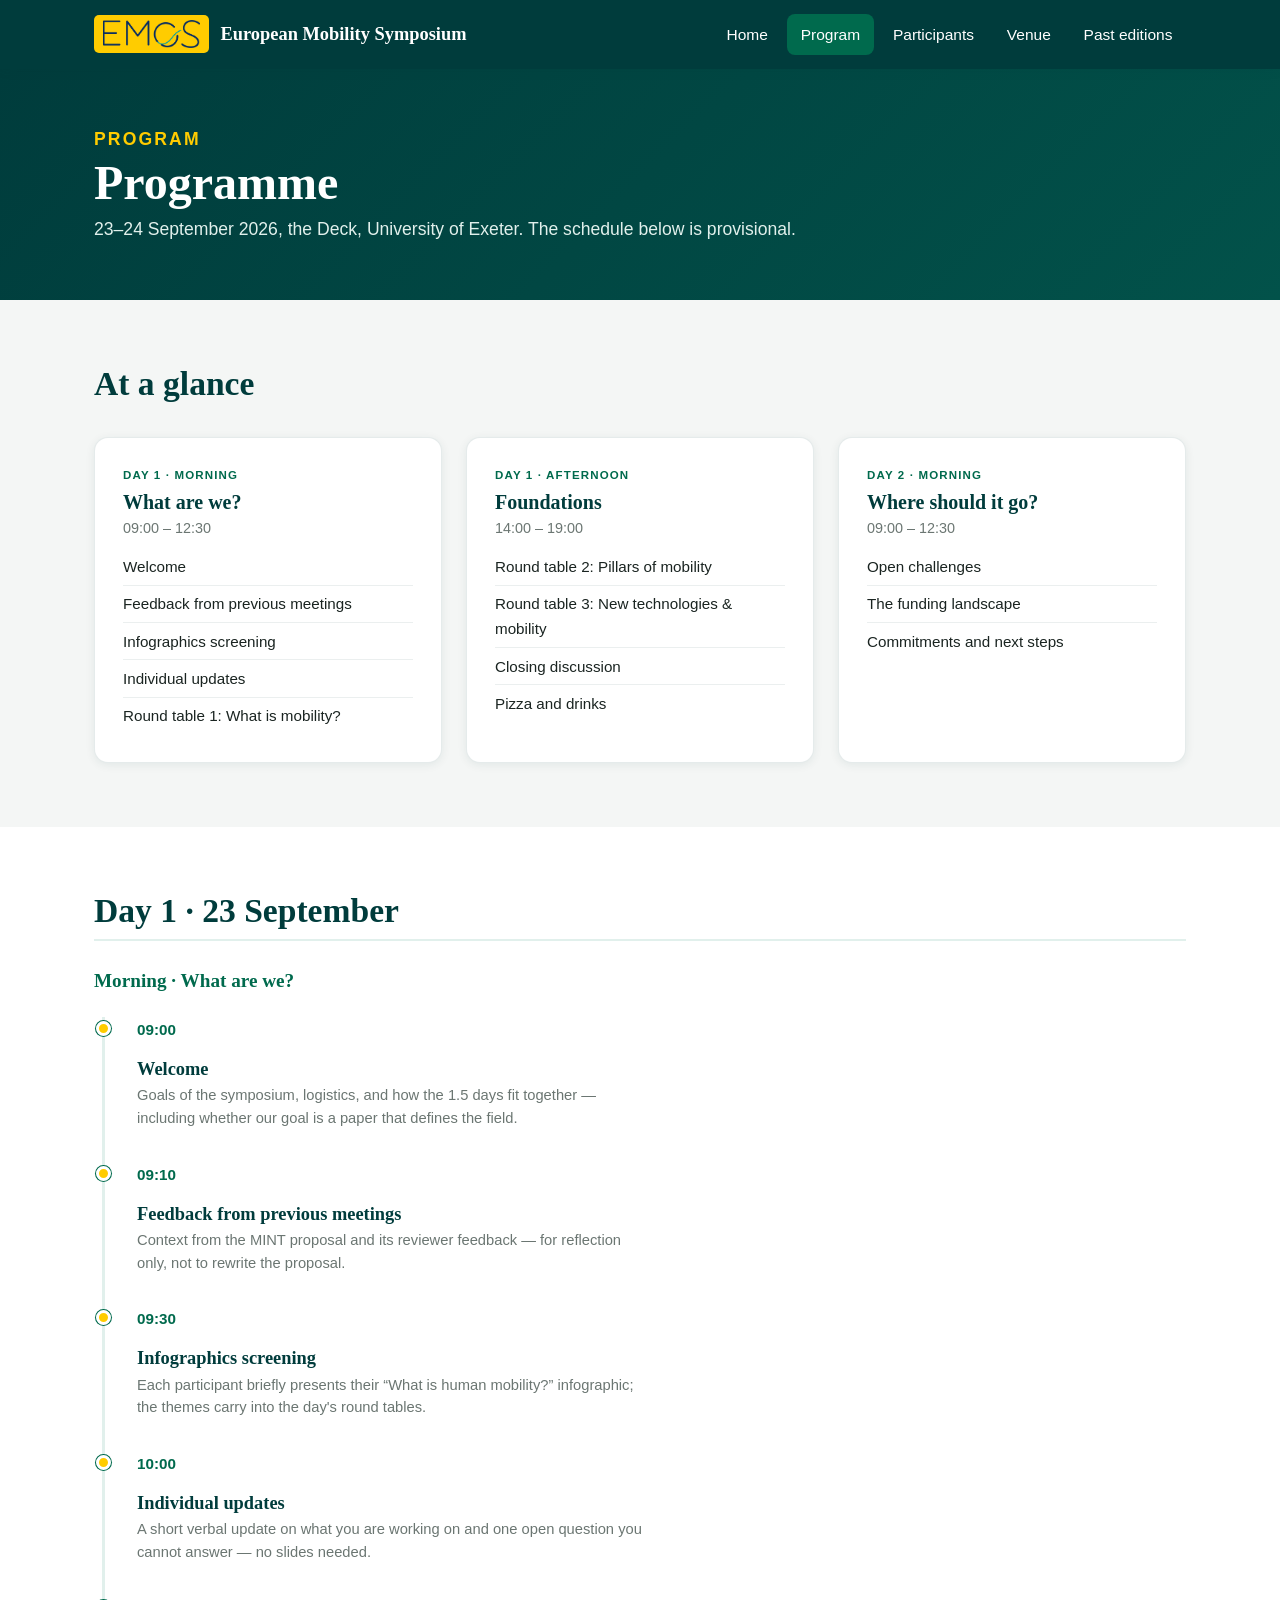
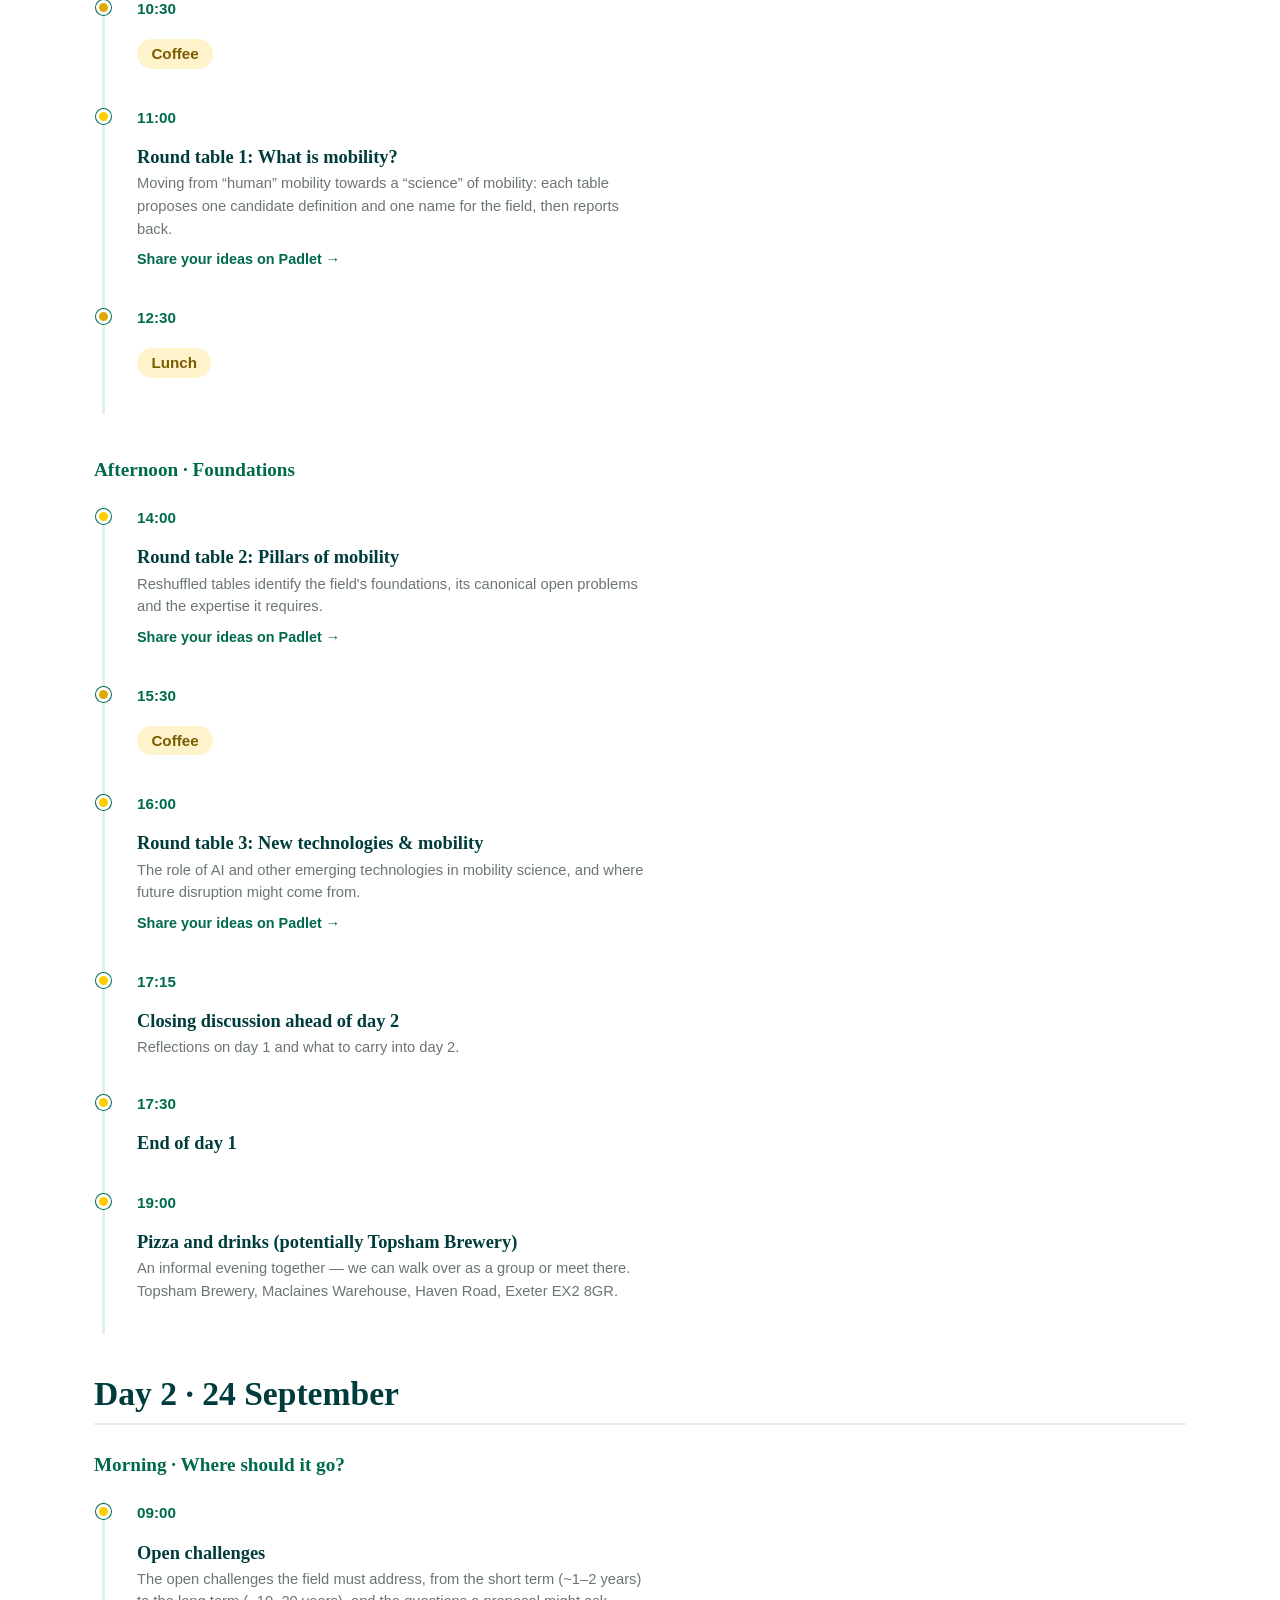
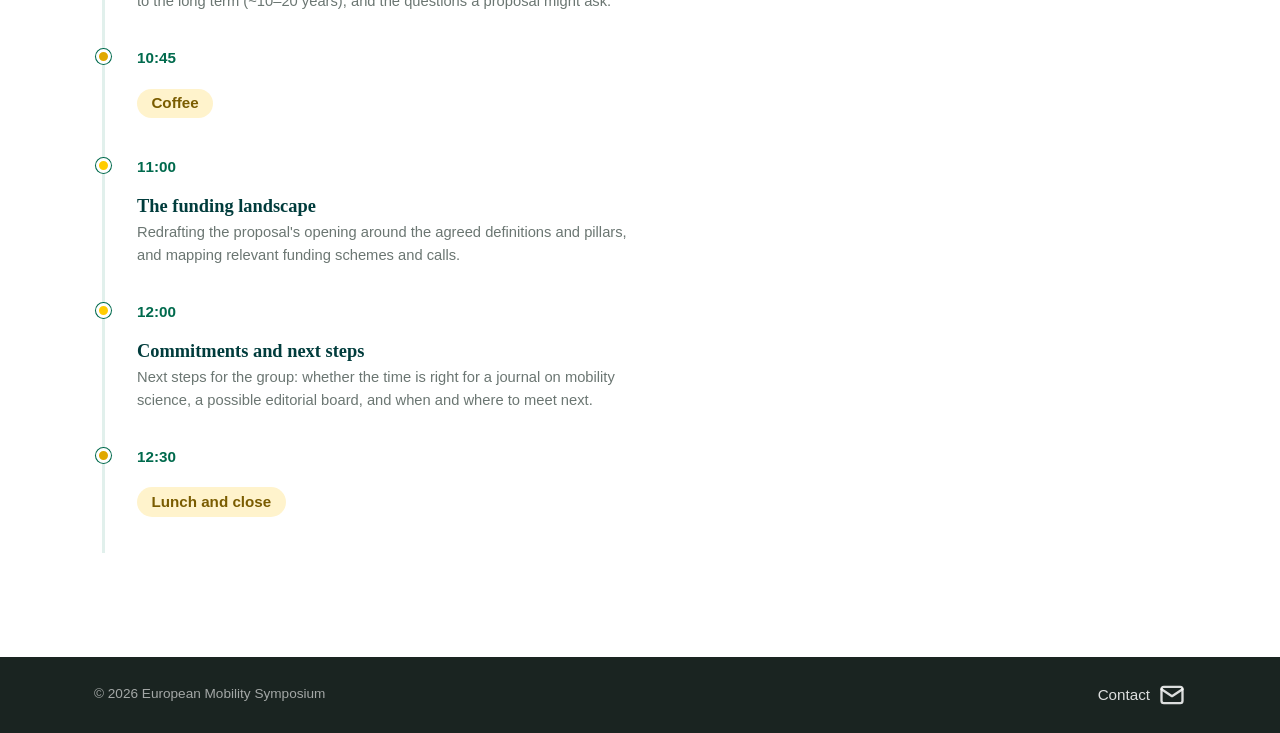
<file: symposia/2026-exeter/program.html>
<!DOCTYPE html>
<html lang="en">
<head>
  <meta charset="UTF-8" />
  <meta name="viewport" content="width=device-width, initial-scale=1.0" />
  <title>Program &middot; European Mobility Symposium</title>
  <meta name="description" content="Explore the full programme of keynotes, sessions and networking at the European Mobility Symposium." />
  <link rel="icon" type="image/svg+xml" href="favicon.svg" />
  <link rel="icon" type="image/png" sizes="32x32" href="favicon-32x32.png" />
  <link rel="icon" type="image/png" sizes="16x16" href="favicon-16x16.png" />
  <link rel="apple-touch-icon" href="apple-touch-icon.png" />
  <link rel="stylesheet" href="styles.css" />
</head>
<body>
  <a class="sr-only" href="#main">Skip to content</a>

  <header class="site-header">
    <nav class="nav" aria-label="Primary">
      <a class="nav__brand" href="index.html">
        <span class="nav__logo"><img src="logos/EMoSSimple.png" alt="" /></span>
        <span>European Mobility Symposium</span>
      </a>
      <button class="nav__toggle" aria-expanded="false" aria-controls="nav-links" aria-label="Toggle navigation">&#9776;</button>
      <ul class="nav__links" id="nav-links">
        <li><a href="index.html">Home</a></li>
        <li><a href="program.html" class="is-active">Program</a></li>
        <li><a href="participants.html">Participants</a></li>
        <li><a href="venue.html">Venue</a></li>
        <li><a href="past-editions.html">Past editions</a></li>
      </ul>
    </nav>
  </header>

  <main id="main">
    <section class="page-head">
      <div class="container">
        <p class="eyebrow">Program</p>
        <h1>Programme</h1>
        <p>23&ndash;24 September 2026, the Deck, University of Exeter. The schedule below is provisional.</p>
      </div>
    </section>

    <section class="section section--tint">
      <div class="container">
        <h2>At a glance</h2>
        <div class="grid grid--3" style="margin-top: 2rem;">
          <article class="card glance-card">
            <p class="glance-card__day">Day 1 &middot; Morning</p>
            <h3>What are we?</h3>
            <p class="glance-card__time">09:00 &ndash; 12:30</p>
            <ul class="glance-list">
              <li>Welcome</li>
              <li>Feedback from previous meetings</li>
              <li>Infographics screening</li>
              <li>Individual updates</li>
              <li>Round table 1: What is mobility?</li>
            </ul>
          </article>
          <article class="card glance-card">
            <p class="glance-card__day">Day 1 &middot; Afternoon</p>
            <h3>Foundations</h3>
            <p class="glance-card__time">14:00 &ndash; 19:00</p>
            <ul class="glance-list">
              <li>Round table 2: Pillars of mobility</li>
              <li>Round table 3: New technologies &amp; mobility</li>
              <li>Closing discussion</li>
              <li>Pizza and drinks</li>
            </ul>
          </article>
          <article class="card glance-card">
            <p class="glance-card__day">Day 2 &middot; Morning</p>
            <h3>Where should it go?</h3>
            <p class="glance-card__time">09:00 &ndash; 12:30</p>
            <ul class="glance-list">
              <li>Open challenges</li>
              <li>The funding landscape</li>
              <li>Commitments and next steps</li>
            </ul>
          </article>
        </div>
      </div>
    </section>

    <section class="section">
      <div class="container">
        <h2 class="day-heading">Day 1 &middot; 23 September</h2>

        <p class="phase">Morning &middot; What are we?</p>
        <div class="schedule">
          <div class="schedule__item">
            <p class="schedule__time">09:00</p>
            <h3 class="schedule__title">Welcome</h3>
            <p class="schedule__desc">Goals of the symposium, logistics, and how the 1.5 days fit together &mdash; including whether our goal is a paper that defines the field.</p>
          </div>
          <div class="schedule__item">
            <p class="schedule__time">09:10</p>
            <h3 class="schedule__title">Feedback from previous meetings</h3>
            <p class="schedule__desc">Context from the MINT proposal and its reviewer feedback &mdash; for reflection only, not to rewrite the proposal.</p>
          </div>
          <div class="schedule__item">
            <p class="schedule__time">09:30</p>
            <h3 class="schedule__title">Infographics screening</h3>
            <p class="schedule__desc">Each participant briefly presents their &ldquo;What is human mobility?&rdquo; infographic; the themes carry into the day's round tables.</p>
          </div>
          <div class="schedule__item">
            <p class="schedule__time">10:00</p>
            <h3 class="schedule__title">Individual updates</h3>
            <p class="schedule__desc">A short verbal update on what you are working on and one open question you cannot answer &mdash; no slides needed.</p>
          </div>
          <div class="schedule__item schedule__item--break">
            <p class="schedule__time">10:30</p>
            <h3 class="schedule__title">Coffee</h3>
          </div>
          <div class="schedule__item">
            <p class="schedule__time">11:00</p>
            <h3 class="schedule__title">Round table 1: What is mobility?</h3>
            <p class="schedule__desc">Moving from &ldquo;human&rdquo; mobility towards a &ldquo;science&rdquo; of mobility: each table proposes one candidate definition and one name for the field, then reports back.</p>
            <a class="schedule__link" href="https://padlet.com/university_of_exeter1/round-table-1-what-is-mobility-s023tajukhd3ygkep6so" target="_blank" rel="noopener">Share your ideas on Padlet &rarr;</a>
          </div>
          <div class="schedule__item schedule__item--break">
            <p class="schedule__time">12:30</p>
            <h3 class="schedule__title">Lunch</h3>
          </div>
        </div>

        <p class="phase">Afternoon &middot; Foundations</p>
        <div class="schedule">
          <div class="schedule__item">
            <p class="schedule__time">14:00</p>
            <h3 class="schedule__title">Round table 2: Pillars of mobility</h3>
            <p class="schedule__desc">Reshuffled tables identify the field's foundations, its canonical open problems and the expertise it requires.</p>
            <a class="schedule__link" href="https://padlet.com/university_of_exeter1/round-table-2-pillars-of-mobility-s023tbdm6ndn3p3odxai" target="_blank" rel="noopener">Share your ideas on Padlet &rarr;</a>
          </div>
          <div class="schedule__item schedule__item--break">
            <p class="schedule__time">15:30</p>
            <h3 class="schedule__title">Coffee</h3>
          </div>
          <div class="schedule__item">
            <p class="schedule__time">16:00</p>
            <h3 class="schedule__title">Round table 3: New technologies &amp; mobility</h3>
            <p class="schedule__desc">The role of AI and other emerging technologies in mobility science, and where future disruption might come from.</p>
            <a class="schedule__link" href="https://padlet.com/university_of_exeter1/round-table-3-new-technologies-mobility-s023tbfh41w5awe963xd" target="_blank" rel="noopener">Share your ideas on Padlet &rarr;</a>
          </div>
          <div class="schedule__item">
            <p class="schedule__time">17:15</p>
            <h3 class="schedule__title">Closing discussion ahead of day 2</h3>
            <p class="schedule__desc">Reflections on day 1 and what to carry into day 2.</p>
          </div>
          <div class="schedule__item">
            <p class="schedule__time">17:30</p>
            <h3 class="schedule__title">End of day 1</h3>
          </div>
          <div class="schedule__item">
            <p class="schedule__time">19:00</p>
            <h3 class="schedule__title">Pizza and drinks (potentially Topsham Brewery)</h3>
            <p class="schedule__desc">An informal evening together &mdash; we can walk over as a group or meet there. Topsham Brewery, Maclaines Warehouse, Haven Road, Exeter EX2 8GR.</p>
          </div>
        </div>

        <h2 class="day-heading">Day 2 &middot; 24 September</h2>

        <p class="phase">Morning &middot; Where should it go?</p>
        <div class="schedule">
          <div class="schedule__item">
            <p class="schedule__time">09:00</p>
            <h3 class="schedule__title">Open challenges</h3>
            <p class="schedule__desc">The open challenges the field must address, from the short term (~1&ndash;2 years) to the long term (~10&ndash;20 years), and the questions a proposal might ask.</p>
          </div>
          <div class="schedule__item schedule__item--break">
            <p class="schedule__time">10:45</p>
            <h3 class="schedule__title">Coffee</h3>
          </div>
          <div class="schedule__item">
            <p class="schedule__time">11:00</p>
            <h3 class="schedule__title">The funding landscape</h3>
            <p class="schedule__desc">Redrafting the proposal's opening around the agreed definitions and pillars, and mapping relevant funding schemes and calls.</p>
          </div>
          <div class="schedule__item">
            <p class="schedule__time">12:00</p>
            <h3 class="schedule__title">Commitments and next steps</h3>
            <p class="schedule__desc">Next steps for the group: whether the time is right for a journal on mobility science, a possible editorial board, and when and where to meet next.</p>
          </div>
          <div class="schedule__item schedule__item--break">
            <p class="schedule__time">12:30</p>
            <h3 class="schedule__title">Lunch and close</h3>
          </div>
        </div>
      </div>
    </section>
  </main>

  <footer class="site-footer">
    <div class="container footer-row">
      <p class="footer-copy">&copy; 2026 European Mobility Symposium</p>
      <a href="#" class="footer-email" onclick="return emailUs(event)" aria-label="Email the symposium team">
        <span>Contact</span>
        <svg width="28" height="28" viewBox="0 0 24 24" fill="none" stroke="currentColor" stroke-width="2" stroke-linecap="round" stroke-linejoin="round" aria-hidden="true">
          <rect x="3" y="5" width="18" height="14" rx="2"></rect>
          <path d="m3 7 9 6 9-6"></path>
        </svg>
      </a>
    </div>
  </footer>

  <script>
    function emailUs(e) {
      if (e) e.preventDefault();
      var user = 'ems';
      var domain = 'biocomplexlab.org';
      window.location.href = 'mailto:' + user + String.fromCharCode(64) + domain;
      return false;
    }
    (function () {
      var toggle = document.querySelector('.nav__toggle');
      var links = document.getElementById('nav-links');
      if (toggle && links) {
        toggle.addEventListener('click', function () {
          var open = links.classList.toggle('is-open');
          toggle.setAttribute('aria-expanded', open ? 'true' : 'false');
        });
      }
    })();
  </script>
</body>
</html>
</file>
<file: symposia/2025-turin/assets/css/style.css>
/* Custom CSS for European Mobility Symposium */

:root {
    --primary-color: #209094;
    --secondary-color: #6c757d;
    --success-color: #198754;
    --info-color: #0dcaf0;
    --warning-color: #ffc107;
    --danger-color: #dc3545;
    --light-color: #f8f9fa;
    --dark-color: #212529;

    /* Override Bootstrap's primary color variables */
    --bs-primary: #209094;
    --bs-primary-rgb: 32, 144, 148;
}

/* Override Bootstrap primary color classes */
.bg-primary {
    background-color: var(--primary-color) !important;
}

.text-primary {
    color: var(--primary-color) !important;
}

.btn-primary {
    background-color: var(--primary-color) !important;
    border-color: var(--primary-color) !important;
}

.btn-primary:hover {
    background-color: #1a787c !important;
    border-color: #1a787c !important;
}

.btn-primary:focus,
.btn-primary.focus {
    box-shadow: 0 0 0 0.2rem rgba(32, 144, 148, 0.5) !important;
}

.btn-primary:not(:disabled):not(.disabled):active,
.btn-primary:not(:disabled):not(.disabled).active,
.show > .btn-primary.dropdown-toggle {
    background-color: #1a787c !important;
    border-color: #1a787c !important;
}

.navbar-dark .navbar-brand {
    color: rgba(255, 255, 255, 0.9) !important;
}

.navbar-dark .navbar-nav .nav-link {
    color: rgba(255, 255, 255, 0.8) !important;
}

.navbar-dark .navbar-nav .nav-link:hover,
.navbar-dark .navbar-nav .nav-link:focus {
    color: rgba(255, 255, 255, 1) !important;
}

/* Smooth scrolling for anchor links */
html {
    scroll-behavior: smooth;
}

/* Enhanced navbar styling */
.navbar-brand {
    font-size: 1.5rem;
    font-weight: 700;
}

.navbar-nav .nav-link {
    font-weight: 500;
    transition: color 0.3s ease;
}

.navbar-nav .nav-link:hover {
    color: rgba(255, 255, 255, 0.8) !important;
}

/* Hero section styling */
.display-4 {
    line-height: 1.2;
}

/* Card hover effects */
.card {
    transition: transform 0.3s ease, box-shadow 0.3s ease;
}

.card:hover {
    transform: translateY(-5px);
    box-shadow: 0 .5rem 1rem rgba(0, 0, 0, .15) !important;
}

/* Enhanced button styling */
.btn {
    border-radius: 0.5rem;
    font-weight: 500;
    padding: 0.75rem 1.5rem;
    transition: all 0.3s ease;
}

.btn:hover {
    transform: translateY(-2px);
    box-shadow: 0 4px 8px rgba(0, 0, 0, 0.1);
}

/* Icon styling */
.fa-3x {
    font-size: 2.5em;
}

.fa-4x {
    font-size: 3.5em;
}

/* Participant cards */
.card-title {
    border-bottom: 2px solid var(--primary-color);
    padding-bottom: 0.5rem;
    margin-bottom: 1rem;
}

/* Map container */
.embed-responsive {
    position: relative;
    display: block;
    width: 100%;
    padding: 0;
    overflow: hidden;
}

.embed-responsive iframe {
    border-radius: 0.5rem;
}

/* Footer styling */
footer {
    background: linear-gradient(135deg, var(--dark-color) 0%, #343a40 100%);
}

/* Responsive adjustments */
@media (max-width: 768px) {
    .display-4 {
        font-size: 2rem;
    }

    .fa-3x {
        font-size: 2em;
    }

    .fa-4x {
        font-size: 2.5em;
    }

    .card {
        margin-bottom: 1rem;
    }
}

/* Print styles */
@media print {
    .navbar,
    footer {
        display: none !important;
    }

    .card {
        border: 1px solid #dee2e6 !important;
        box-shadow: none !important;
    }

    a[href]:after {
        content: " (" attr(href) ")";
        font-size: 0.8em;
        color: #666;
    }
}

/* Accessibility improvements */
.skip-link {
    position: absolute;
    top: -40px;
    left: 6px;
    background: var(--primary-color);
    color: white;
    padding: 8px;
    text-decoration: none;
    z-index: 1000;
}

.skip-link:focus {
    top: 6px;
}

/* Loading animation */
.loading {
    display: inline-block;
    width: 20px;
    height: 20px;
    border: 3px solid rgba(255, 255, 255, 0.3);
    border-radius: 50%;
    border-top-color: white;
    animation: spin 1s ease-in-out infinite;
}

@keyframes spin {
    to { transform: rotate(360deg); }
}

/* Enhanced text styling */
.text-gradient {
    background: linear-gradient(135deg, var(--primary-color) 0%, var(--info-color) 100%);
    -webkit-background-clip: text;
    -webkit-text-fill-color: transparent;
    background-clip: text;
}

/* Custom list styling */
.list-unstyled li {
    padding: 0.25rem 0;
}

/* Section spacing */
section {
    position: relative;
}

section:before {
    content: '';
    display: block;
    height: 70px;
    margin-top: -70px;
    visibility: hidden;
}

/* Custom scrollbar (webkit browsers) */
::-webkit-scrollbar {
    width: 8px;
}

::-webkit-scrollbar-track {
    background: #f1f1f1;
}

::-webkit-scrollbar-thumb {
    background: var(--primary-color);
    border-radius: 4px;
}

::-webkit-scrollbar-thumb:hover {
    background: #209094;
}

#sponsors .sponsor-logo {
  max-height: 150px;      /* pick the height you want */
  width: auto;            /* preserve aspect ratio */
  object-fit: contain;    /* prevent cropping or distortion */
  display: inline-block;  /* ensure the max-height applies correctly */
}

/* (Optional) Vertically center smaller logos within their grid cell */
#sponsors .col.text-center {
  display: flex;
  align-items: center;
  justify-content: center;
}
</file>
<file: symposia/2026-exeter/styles.css>
/* ==========================================================================
   European Mobility Symposium — unified stylesheet
   Palette: University of Exeter green + European Union blue & gold
   ========================================================================== */

:root {
  /* Brand core */
  --green-deep:      #003C3C;  /* Exeter deep green — primary */
  --green-highlight: #006A4D;  /* highlight green — links, accents */

  /* European accents */
  --eu-blue:         #003399;  /* EU reflex blue */
  --eu-blue-bright:  #3266ad;  /* brighter blue for lighter contexts */
  --eu-gold:         #FFCC00;  /* euro gold — primary CTA */
  --eu-gold-dark:    #B38F00;  /* gold for text on light backgrounds */

  /* Neutrals */
  --mist:            #F4F6F5;
  --slate:           #6B7672;
  --ink:             #1A2421;
  --white:           #FFFFFF;
  --green-tint:      #E1F0EC;  /* pale green surface */

  /* Typography */
  --font-sans: "Segoe UI", Roboto, Helvetica, Arial, sans-serif;
  --font-serif: Georgia, "Times New Roman", serif;

  /* Layout */
  --maxw: 1140px;
  --radius: 8px;
  --radius-lg: 14px;
  --shadow: 0 2px 10px rgba(0, 60, 60, 0.08);
  --shadow-lg: 0 8px 30px rgba(0, 60, 60, 0.12);
  --transition: 0.2s ease;
}

/* --------------------------------------------------------------------------
   Base
   -------------------------------------------------------------------------- */
*,
*::before,
*::after { box-sizing: border-box; }

html { scroll-behavior: smooth; }

body {
  margin: 0;
  font-family: var(--font-sans);
  color: var(--ink);
  background: var(--white);
  line-height: 1.65;
  -webkit-font-smoothing: antialiased;
}

h1, h2, h3, h4 {
  font-family: var(--font-serif);
  line-height: 1.2;
  color: var(--green-deep);
  margin: 0 0 0.5em;
  font-weight: 600;
}

h1 { font-size: clamp(2rem, 4vw, 3rem); }
h2 { font-size: clamp(1.5rem, 3vw, 2.1rem); }
h3 { font-size: 1.25rem; }

p { margin: 0 0 1rem; }

a {
  color: var(--green-highlight);
  text-decoration: none;
  transition: color var(--transition);
}
a:hover { color: var(--green-deep); text-decoration: underline; }

img { max-width: 100%; display: block; }

.container {
  width: 100%;
  max-width: var(--maxw);
  margin: 0 auto;
  padding: 0 1.5rem;
}

.section { padding: 4rem 0; }
.section--tint { background: var(--mist); }
.section--green {
  background: var(--green-deep);
  color: var(--white);
}
.section--green h2,
.section--green h3 { color: var(--white); }

.text-center { text-align: center; }
.lead { font-size: 1.15rem; color: var(--slate); max-width: 60ch; }
.section--green .lead { color: var(--green-tint); }

.eyebrow {
  display: inline-block;
  text-transform: uppercase;
  letter-spacing: 0.12em;
  font-size: 0.8rem;
  font-weight: 700;
  color: var(--green-highlight);
  margin-bottom: 0.5rem;
}
.section--green .eyebrow,
.page-head .eyebrow { color: var(--eu-gold); }

/* --------------------------------------------------------------------------
   Buttons
   -------------------------------------------------------------------------- */
.btn {
  display: inline-block;
  padding: 0.75rem 1.6rem;
  border-radius: var(--radius);
  font-weight: 600;
  font-size: 1rem;
  border: 2px solid transparent;
  cursor: pointer;
  transition: all var(--transition);
  text-decoration: none;
}
.btn:hover { text-decoration: none; transform: translateY(-1px); }

.btn--primary {
  background: var(--eu-gold);
  color: var(--ink);
}
.btn--primary:hover { background: #ffd633; color: var(--ink); }

/* --------------------------------------------------------------------------
   Header / navigation
   -------------------------------------------------------------------------- */
.site-header {
  position: sticky;
  top: 0;
  z-index: 100;
  background: var(--green-deep);
  color: var(--white);
  box-shadow: var(--shadow);
}
.nav {
  display: flex;
  align-items: center;
  justify-content: space-between;
  padding: 0.85rem 1.5rem;
  max-width: var(--maxw);
  margin: 0 auto;
}
.nav__brand {
  display: flex;
  align-items: center;
  gap: 0.7rem;
  color: var(--white);
  font-family: var(--font-serif);
  font-weight: 600;
  font-size: 1.15rem;
  text-decoration: none;
}
.nav__brand:hover { color: var(--white); text-decoration: none; }
.nav__logo {
  background: var(--eu-gold);
  border-radius: 5px;
  padding: 5px 9px;
  display: inline-flex;
  align-items: center;
  flex-shrink: 0;
}
.nav__logo img { height: 28px; width: auto; display: block; }
.nav__links {
  display: flex;
  align-items: center;
  gap: 0.35rem;
  list-style: none;
  margin: 0;
  padding: 0;
}
.nav__links a {
  display: block;
  color: var(--white);
  padding: 0.5rem 0.85rem;
  border-radius: var(--radius);
  font-size: 0.97rem;
  font-weight: 500;
  transition: background var(--transition);
}
.nav__links a:hover {
  background: rgba(255, 255, 255, 0.12);
  text-decoration: none;
  color: var(--white);
}
.nav__links a.is-active {
  background: var(--green-highlight);
  color: var(--white);
}
.nav__toggle {
  display: none;
  background: transparent;
  border: 0;
  color: var(--white);
  font-size: 1.6rem;
  cursor: pointer;
  line-height: 1;
}

@media (max-width: 820px) {
  .nav__toggle { display: block; }
  .nav__links {
    position: absolute;
    top: 100%;
    left: 0;
    right: 0;
    flex-direction: column;
    align-items: stretch;
    gap: 0;
    background: var(--green-deep);
    padding: 0.5rem 1rem 1rem;
    box-shadow: var(--shadow-lg);
    max-height: 0;
    overflow: hidden;
    transition: max-height var(--transition);
  }
  .nav__links.is-open { max-height: 24rem; }
  .nav__links a { padding: 0.75rem 0.85rem; }
}

/* --------------------------------------------------------------------------
   Hero
   -------------------------------------------------------------------------- */
.hero {
  background: linear-gradient(135deg, var(--green-deep) 0%, #02524a 100%);
  color: var(--white);
  padding: 5rem 0;
  position: relative;
  overflow: hidden;
}
.hero::after {
  content: "";
  position: absolute;
  right: -120px;
  top: -120px;
  width: 360px;
  height: 360px;
  border-radius: 50%;
  background: radial-gradient(circle, rgba(255,204,0,0.18), transparent 70%);
  z-index: 1;
  pointer-events: none;
}
.hero__content { position: relative; z-index: 2; }
.hero__anim {
  position: absolute;
  top: 0;
  right: 0;
  bottom: 0;
  width: 60%;
  z-index: 0;
  pointer-events: none;
  -webkit-mask-image: linear-gradient(to right, transparent 0%, #000 40%);
  mask-image: linear-gradient(to right, transparent 0%, #000 40%);
}
.hero__anim svg { width: 100%; height: 100%; display: block; }
@media (max-width: 900px) {
  .hero__anim { width: 100%; opacity: 0.3;
    -webkit-mask-image: none; mask-image: none; }
}
.hero h1 { color: var(--white); max-width: 18ch; }
.about-logo { display: block; width: 340px; max-width: 100%; height: auto; margin: 0 auto 1.5rem; }
.hero__lead { font-size: 1.25rem; color: var(--green-tint); max-width: 55ch; }
.hero__meta {
  display: flex;
  flex-wrap: wrap;
  gap: 1.5rem;
  margin: 1.5rem 0 2rem;
}
.hero__meta-item {
  display: flex;
  align-items: center;
  gap: 0.5rem;
  font-weight: 500;
}
.hero__meta-item span { color: var(--eu-gold); font-weight: 700; }
.hero__actions { display: flex; flex-wrap: wrap; gap: 1rem; }

/* --------------------------------------------------------------------------
   Page header (interior pages)
   -------------------------------------------------------------------------- */
.page-head {
  background: linear-gradient(135deg, var(--green-deep) 0%, #02524a 100%);
  color: var(--white);
  padding: 3.5rem 0;
}
.page-head h1 { color: var(--white); margin-bottom: 0.25rem; }
.page-head p { color: var(--green-tint); font-size: 1.1rem; margin: 0; }

/* --------------------------------------------------------------------------
   Cards & grids
   -------------------------------------------------------------------------- */
.grid {
  display: grid;
  gap: 1.5rem;
}
.grid--3 { grid-template-columns: repeat(auto-fit, minmax(240px, 1fr)); }

.card {
  background: var(--white);
  border: 1px solid rgba(0, 60, 60, 0.1);
  border-radius: var(--radius-lg);
  padding: 1.75rem;
  box-shadow: var(--shadow);
  transition: transform var(--transition), box-shadow var(--transition);
}
.card:hover { transform: translateY(-3px); box-shadow: var(--shadow-lg); }
.card__icon-img {
  display: block;
  width: 38px;
  height: 38px;
  object-fit: contain;
  margin: 0 0 1rem;
}
.card h3 { margin-bottom: 0.4rem; }
.card p:last-child { margin-bottom: 0; }

/* --------------------------------------------------------------------------
   Program / schedule
   -------------------------------------------------------------------------- */
.schedule { border-left: 3px solid var(--green-tint); margin-left: 0.5rem; margin-bottom: 2.5rem; }
.schedule__item {
  position: relative;
  padding: 0 0 2rem 2rem;
}
.schedule__item::before {
  content: "";
  position: absolute;
  left: -9px;
  top: 4px;
  width: 15px;
  height: 15px;
  border-radius: 50%;
  background: var(--eu-gold);
  border: 3px solid var(--white);
  box-shadow: 0 0 0 1px var(--green-highlight);
}
.schedule__time {
  font-weight: 700;
  color: var(--green-highlight);
  font-size: 0.95rem;
}
.schedule__title { margin: 0.15rem 0 0.25rem; font-size: 1.15rem; }
.schedule__desc { color: var(--slate); font-size: 0.92rem; line-height: 1.55; margin: 0.25rem 0 0; max-width: 62ch; }
.schedule__link {
  display: inline-block;
  margin-top: 0.5rem;
  font-size: 0.9rem;
  font-weight: 600;
  color: var(--green-highlight);
  text-decoration: none;
}
.schedule__link:hover { text-decoration: underline; }

.schedule__item--break .schedule__title {
  display: inline-block;
  background: #FFF3CC;
  color: #7A5C00;
  font-family: var(--font-sans);
  font-size: 0.95rem;
  font-weight: 600;
  padding: 0.35rem 0.9rem;
  border-radius: 999px;
}
.schedule__item--break::before { background: #E0A800; }

.day-heading {
  margin: 0 0 1.5rem;
  padding-bottom: 0.5rem;
  border-bottom: 2px solid var(--green-tint);
}
.phase {
  font-family: var(--font-serif);
  font-size: 1.2rem;
  font-weight: 600;
  color: var(--green-highlight);
  margin: 0 0 1.25rem;
}

/* Programme "at a glance" cards */
.glance-card h3 { margin-bottom: 0.15rem; }
.glance-card__day {
  text-transform: uppercase;
  letter-spacing: 0.1em;
  font-size: 0.72rem;
  font-weight: 700;
  color: var(--green-highlight);
  margin: 0 0 0.35rem;
}
.glance-card__time { color: var(--slate); font-size: 0.9rem; margin: 0 0 0.85rem; }
.glance-list { list-style: none; padding: 0; margin: 0; }
.glance-list li {
  padding: 0.35rem 0;
  border-top: 1px solid rgba(0, 60, 60, 0.08);
  font-size: 0.95rem;
}
.glance-list li:first-child { border-top: 0; padding-top: 0; }

/* --------------------------------------------------------------------------
   Speakers / attendees
   -------------------------------------------------------------------------- */
.person {
  text-align: center;
}
.person__photo {
  width: 130px;
  height: 130px;
  border-radius: 50%;
  margin: 0 auto 1rem;
  object-fit: cover;
  background: var(--green-tint);
  border: 4px solid var(--white);
  box-shadow: var(--shadow);
  filter: grayscale(100%);
  transition: filter 0.3s ease;
}
.person:hover .person__photo { filter: grayscale(0%); }
.person__name { margin: 0; font-size: 1.1rem; }
.person__role { color: var(--green-highlight); font-weight: 600; font-size: 0.92rem; margin: 0.1rem 0; }
.person__org { color: var(--slate); font-size: 0.88rem; margin: 0; }

/* --------------------------------------------------------------------------
   Venue
   -------------------------------------------------------------------------- */
.info-list { list-style: none; padding: 0; margin: 0; }
.info-list li {
  padding: 0.75rem 0;
  border-bottom: 1px solid rgba(0, 60, 60, 0.1);
  display: flex;
  gap: 0.75rem;
}
.info-list li:last-child { border-bottom: 0; }
.info-list strong { color: var(--green-deep); min-width: 120px; display: inline-block; }

/* Interactive venue map (Leaflet + OpenStreetMap) */
#venue-map {
  width: 100%;
  height: 480px;
  border-radius: var(--radius-lg);
  box-shadow: var(--shadow);
  z-index: 0;
}
/* Desaturate only the map tiles; markers stay in colour */
#venue-map .leaflet-tile-pane { filter: grayscale(1) contrast(0.92) brightness(1.04); }

.map-legend {
  display: flex;
  flex-wrap: wrap;
  gap: 0.75rem 1.75rem;
  margin-top: 1.25rem;
}
.map-legend span { display: inline-flex; align-items: center; gap: 0.5rem; font-size: 0.92rem; color: var(--slate); }
.map-legend i {
  width: 18px; height: 18px; border-radius: 50%;
  border: 2px solid #fff; box-shadow: 0 1px 3px rgba(0,0,0,0.3); flex-shrink: 0;
}
.sw-conf { background: var(--green-deep); border-color: var(--eu-gold) !important; }
.sw-hotel { background: #185FA5; }
.sw-dining { background: #D85A30; }
.sw-todo { background: #0F8A6D; }

/* Map marker glyphs */
.mk {
  width: 28px; height: 28px; border-radius: 50%;
  display: grid; place-items: center;
  border: 2px solid #fff; color: #fff;
  box-shadow: 0 1px 4px rgba(0,0,0,0.45);
}
.mk svg { width: 15px; height: 15px; }
.mk--hotel { background: #185FA5; }
.mk--dining { background: #D85A30; }
.mk--todo { background: #0F8A6D; }
.mk--conf { width: 42px; height: 42px; background: var(--green-deep); border: 3px solid var(--eu-gold); color: var(--eu-gold); }
.mk--conf svg { width: 22px; height: 22px; }

/* Place lists */
.place-list {
  list-style: none; padding: 0; margin: 1.5rem 0 0;
  display: grid; grid-template-columns: repeat(auto-fill, minmax(240px, 1fr)); gap: 1rem;
}
.place-list li {
  padding: 1rem 1.2rem; background: var(--white);
  border: 1px solid rgba(0, 60, 60, 0.1); border-radius: var(--radius); box-shadow: var(--shadow);
}
.place-list strong { display: block; color: var(--green-deep); margin-bottom: 0.15rem; }
.place-list span { font-size: 0.9rem; color: var(--slate); }
.place-group + .place-group { margin-top: 2.5rem; }
.place-group h3 { display: flex; align-items: center; gap: 0.6rem; }
.place-group h3 i {
  width: 16px; height: 16px; border-radius: 50%;
  border: 2px solid #fff; box-shadow: 0 1px 3px rgba(0,0,0,0.3);
}

/* --------------------------------------------------------------------------
   Past editions
   -------------------------------------------------------------------------- */
.edition {
  display: grid;
  grid-template-columns: 120px 1fr;
  gap: 1.5rem;
  align-items: center;
  padding: 1.5rem;
  border-radius: var(--radius-lg);
  background: var(--white);
  border: 1px solid rgba(0, 60, 60, 0.1);
  box-shadow: var(--shadow);
}
.edition__year {
  font-family: var(--font-serif);
  font-size: 2.2rem;
  font-weight: 700;
  color: var(--green-deep);
  text-align: center;
  border-right: 2px solid var(--green-tint);
  padding-right: 1rem;
}
.edition h3 { margin: 0 0 0.25rem; }
.edition p { margin: 0; color: var(--slate); }
@media (max-width: 560px) {
  .edition { grid-template-columns: 1fr; }
  .edition__year { border-right: 0; border-bottom: 2px solid var(--green-tint); padding: 0 0 0.5rem; }
}

/* --------------------------------------------------------------------------
   Institutions / logos
   -------------------------------------------------------------------------- */
.host-logo {
  max-width: 320px;
  height: auto;
  margin: 1.5rem auto 0;
}
.logo-row {
  display: flex;
  flex-wrap: wrap;
  justify-content: center;
  align-items: center;
  gap: 2.5rem;
  margin-top: 2rem;
}
.logo-row img { max-height: 90px; width: auto; }

/* --------------------------------------------------------------------------
   Footer
   -------------------------------------------------------------------------- */
.site-footer {
  background: var(--ink);
  color: rgba(255, 255, 255, 0.8);
  padding: 1.5rem 0;
}
.site-footer a { color: rgba(255, 255, 255, 0.85); }
.site-footer a:hover { color: var(--eu-gold); text-decoration: none; }
.footer-row {
  display: flex;
  align-items: center;
  justify-content: space-between;
  flex-wrap: wrap;
  gap: 1rem;
}
.footer-email {
  display: inline-flex;
  align-items: center;
  gap: 0.5rem;
  color: rgba(255, 255, 255, 0.85);
  font-size: 0.95rem;
  cursor: pointer;
}
.footer-email:hover { color: var(--eu-gold); text-decoration: none; }
.footer-email svg { flex-shrink: 0; }
.footer-copy {
  margin: 0;
  font-size: 0.85rem;
  color: rgba(255, 255, 255, 0.6);
}

/* Accessibility */
.sr-only {
  position: absolute;
  width: 1px; height: 1px;
  padding: 0; margin: -1px;
  overflow: hidden; clip: rect(0,0,0,0);
  white-space: nowrap; border: 0;
}
:focus-visible { outline: 3px solid var(--eu-gold); outline-offset: 2px; }
</file>
